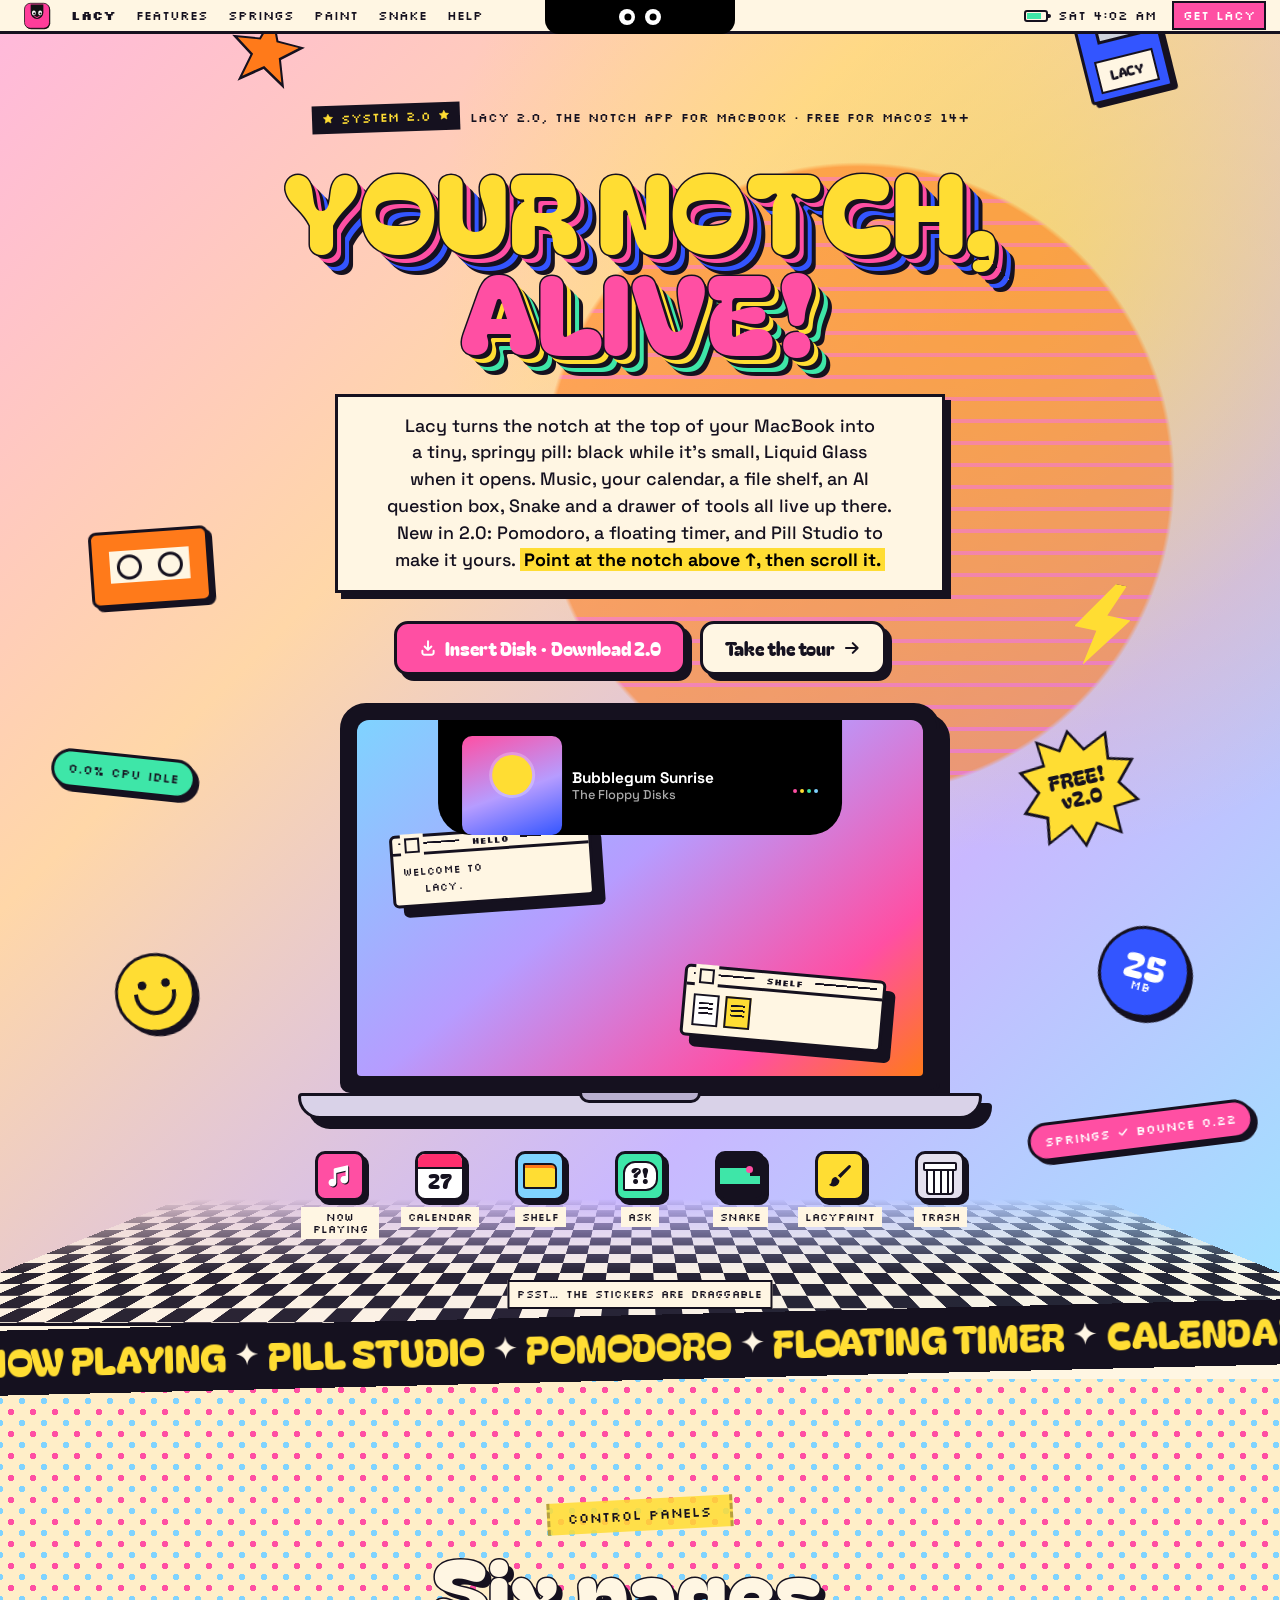
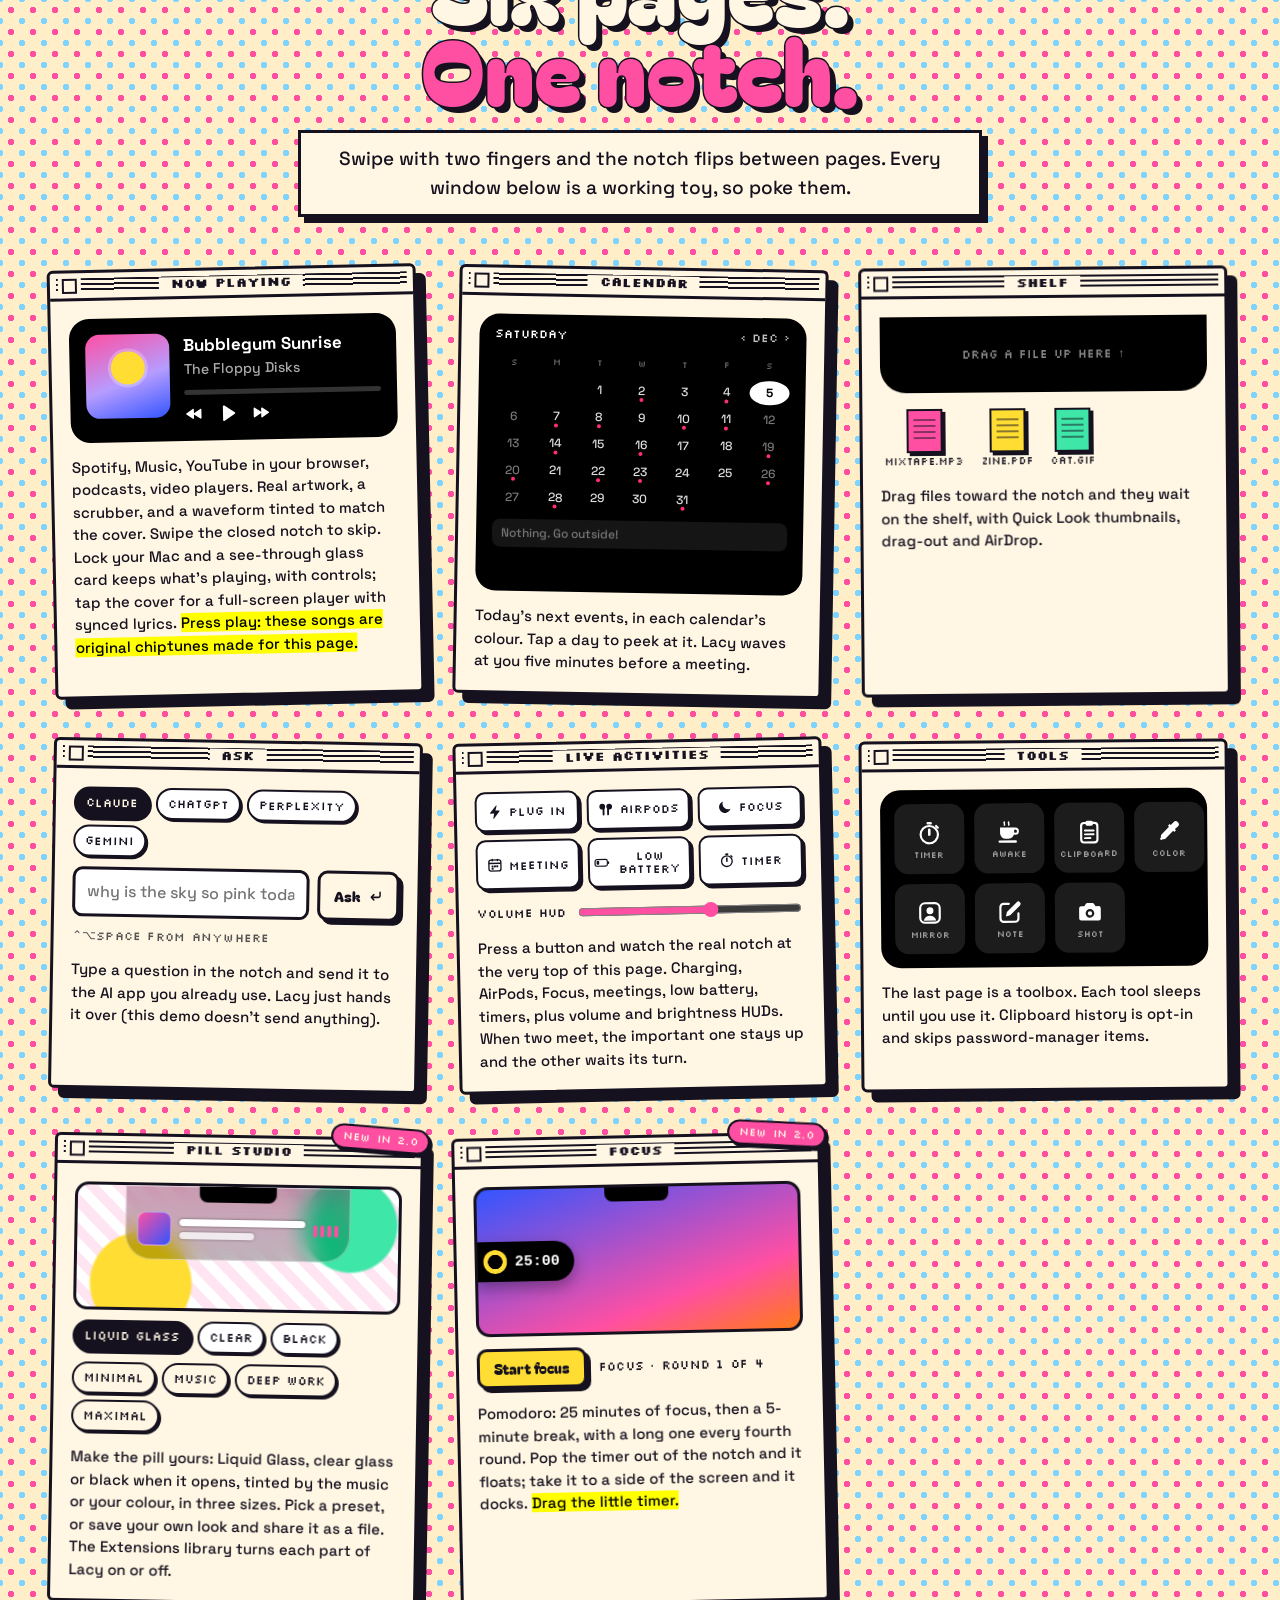
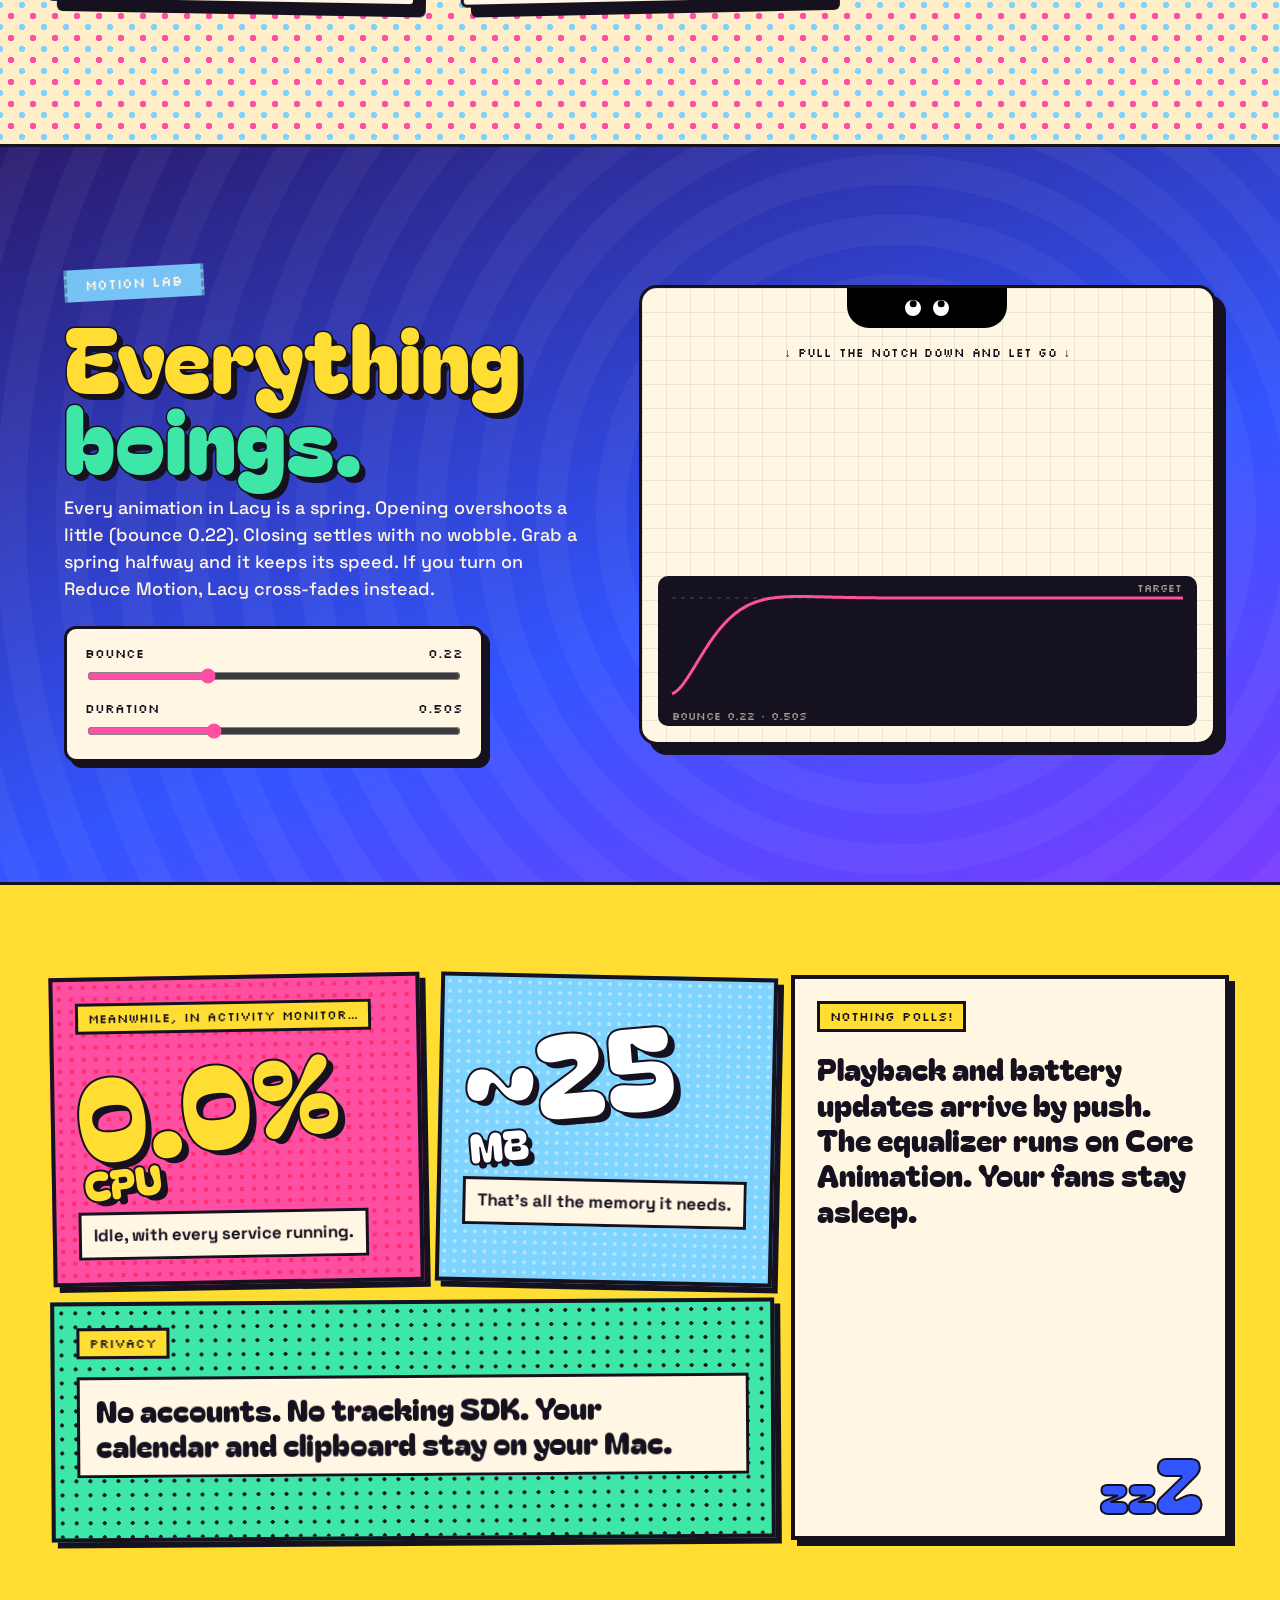
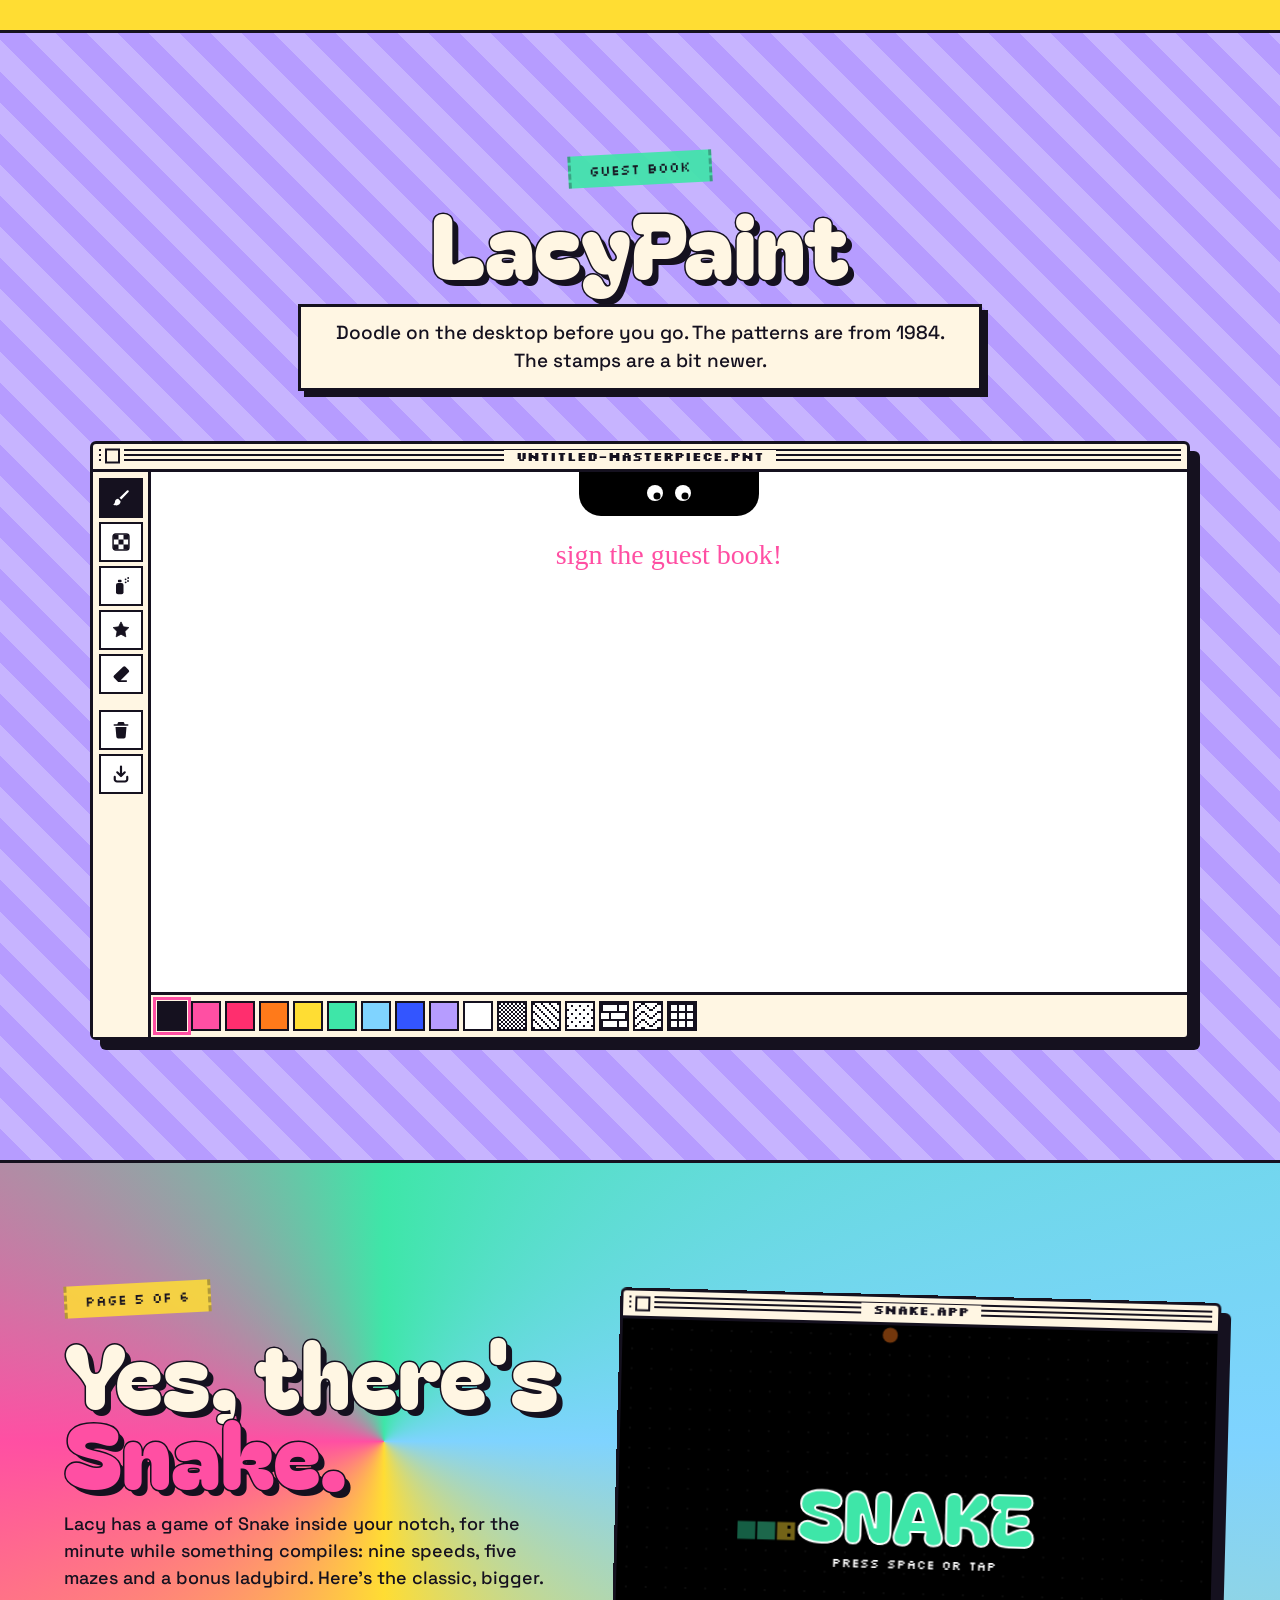
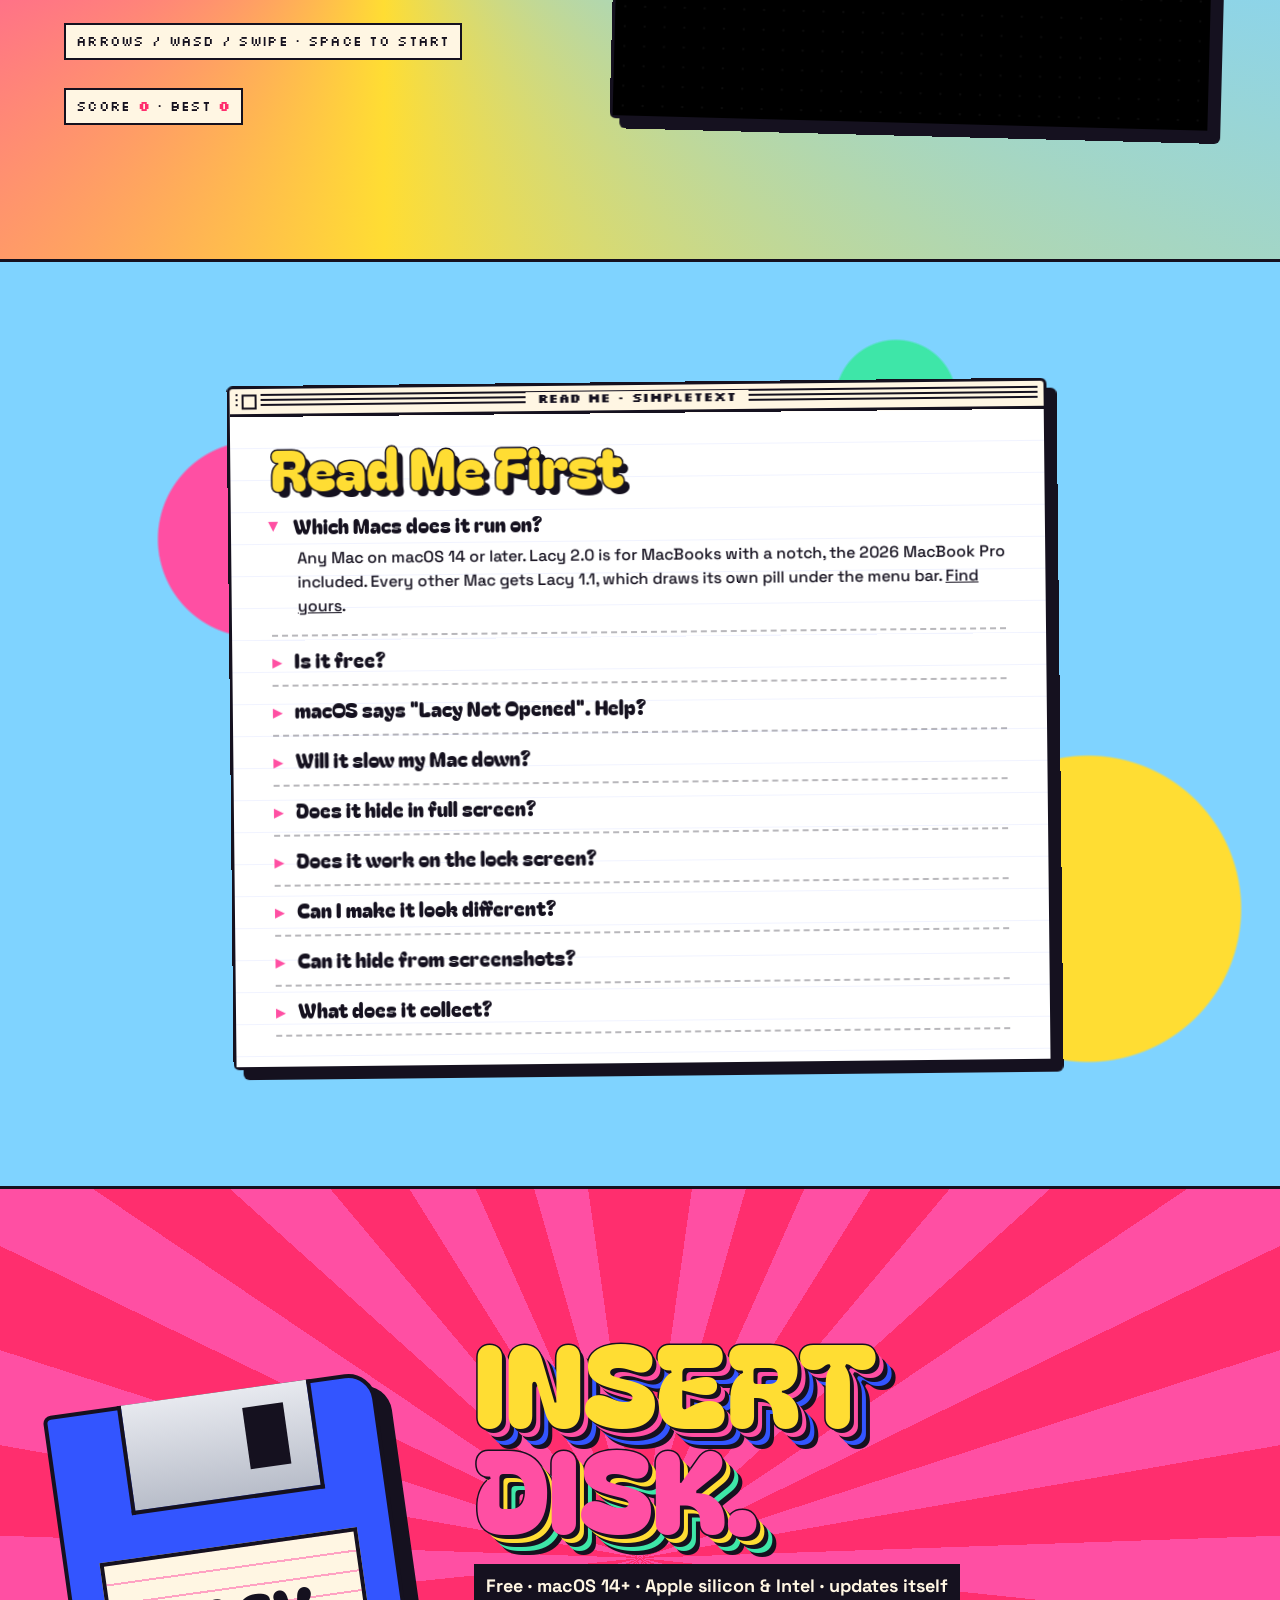
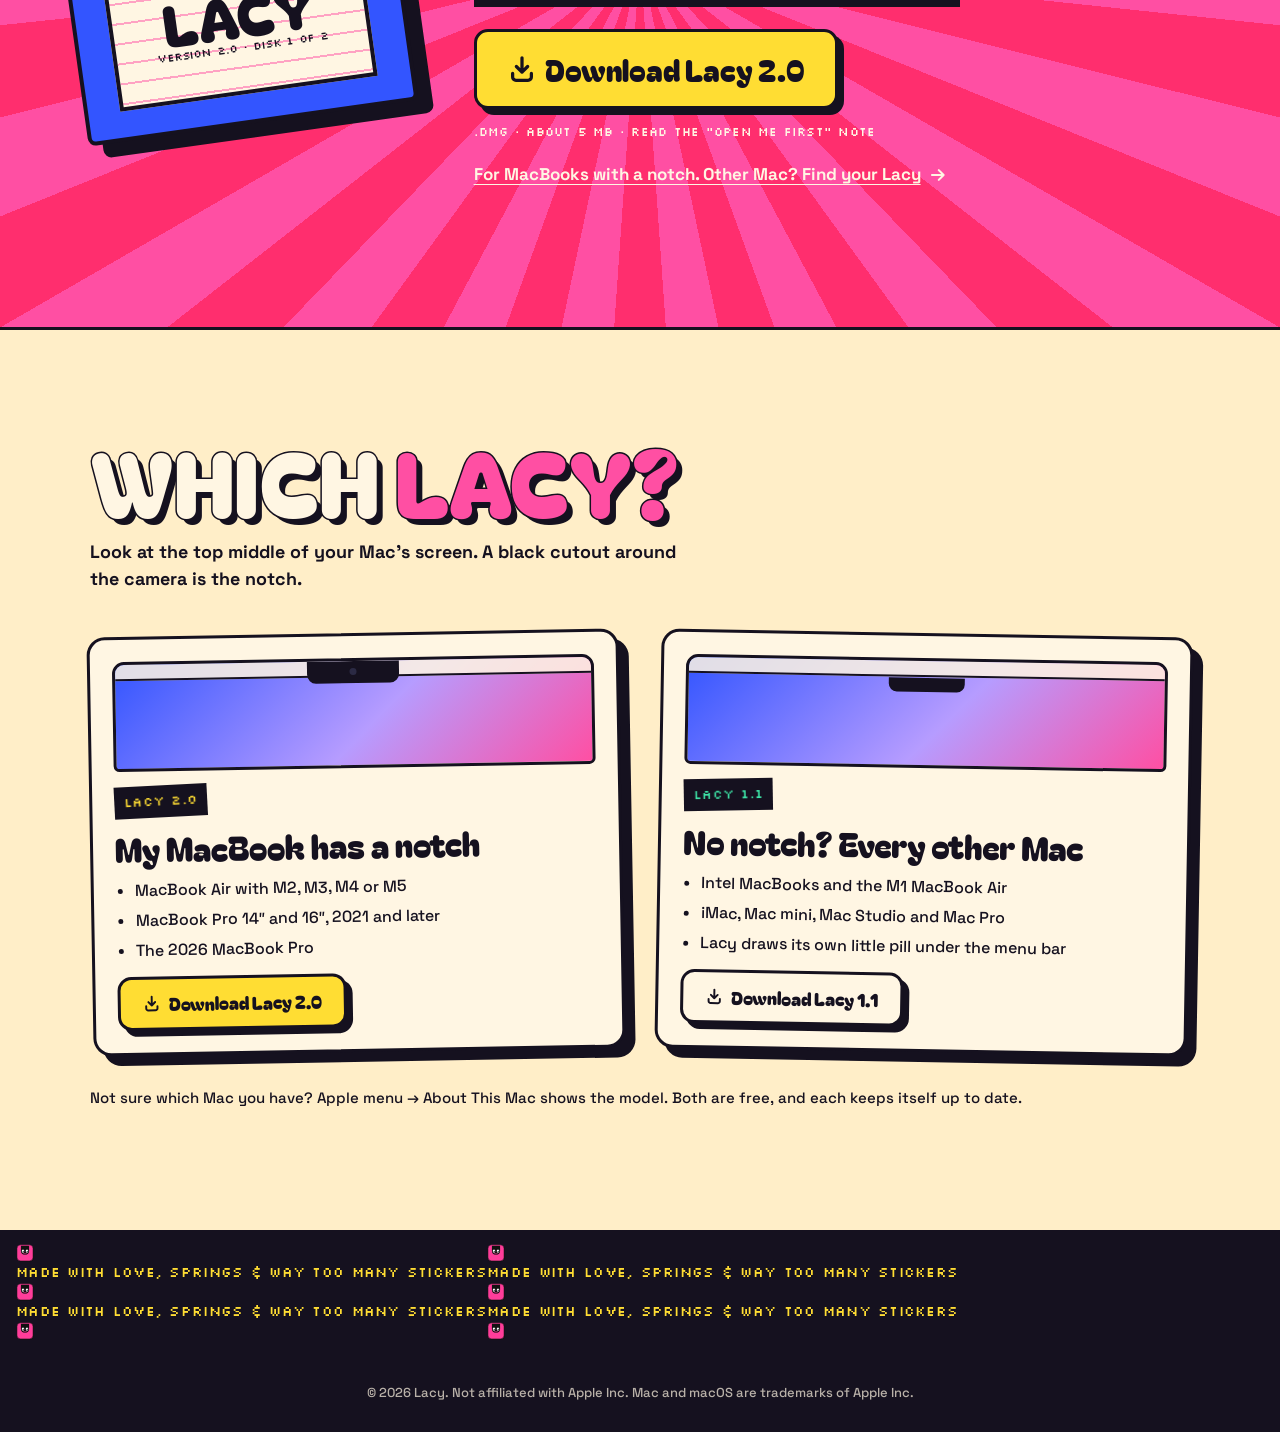
<file: index.html>
<!doctype html>
<html lang="en">
<head>
<meta charset="utf-8">
<meta name="viewport" content="width=device-width, initial-scale=1, viewport-fit=cover">
<meta name="theme-color" content="#fff6e3">
<link rel="canonical" href="https://kirann-05.github.io/getlacy/">
<link rel="icon" href="favicon.svg" type="image/svg+xml">
<link rel="apple-touch-icon" href="apple-touch-icon.png">
<meta property="og:type" content="website">
<meta property="og:site_name" content="Lacy">
<meta property="og:title" content="Lacy: a free notch app for Mac">
<meta property="og:description" content="A Liquid Glass pill in your MacBook's notch: music, calendar, a file shelf, Ask, Pomodoro, Snake and tools, made yours in Pill Studio. Free for macOS 14+.">
<meta property="og:url" content="https://kirann-05.github.io/getlacy/">
<meta property="og:image" content="https://kirann-05.github.io/getlacy/og.jpg">
<meta property="og:image:width" content="1200">
<meta property="og:image:height" content="630">
<meta name="robots" content="index, follow, max-image-preview:large">
<meta property="og:locale" content="en_US">
<meta property="og:image:alt" content="Lacy, the free notch app for MacBook">
<meta name="twitter:title" content="Lacy: a free notch app for Mac">
<meta name="twitter:description" content="Turn your MacBook's notch into a Liquid Glass pill for music, lyrics on the lock screen, your calendar, a file shelf, Pomodoro and more. Free for macOS 14+.">
<link rel="alternate" type="text/plain" href="llms.txt" title="Lacy summary for AI assistants">
<meta name="twitter:card" content="summary_large_image">
<meta name="twitter:image" content="https://kirann-05.github.io/getlacy/og.jpg">
<title>Lacy: a free notch app for Mac · Your notch, alive</title>
<meta name="description" content="Lacy is a free notch app for MacBook. It turns the notch into a springy Liquid Glass pill for music, your calendar, a file shelf, AI questions, Pomodoro, Snake and tools, with Pill Studio to make it yours. Free for macOS 14+.">
<script type="application/ld+json">{"@context": "https://schema.org", "@graph": [{"@type": "WebSite", "@id": "https://kirann-05.github.io/getlacy/#website", "url": "https://kirann-05.github.io/getlacy/", "name": "Lacy", "description": "Lacy, a free notch app for MacBook"}, {"@type": "SoftwareApplication", "@id": "https://kirann-05.github.io/getlacy/#app", "name": "Lacy", "alternateName": ["Lacy notch app", "Lacy for Mac"], "applicationCategory": "UtilitiesApplication", "operatingSystem": "macOS 14 or later", "description": "Lacy is a free notch app for MacBook. It turns the notch into a Liquid Glass pill for now playing music, your calendar, a file shelf, quick AI questions, Pomodoro, Snake and handy tools, with Pill Studio to make it yours and a full-screen player with synced lyrics on the lock screen.", "url": "https://kirann-05.github.io/getlacy/", "image": "https://kirann-05.github.io/getlacy/og.jpg", "screenshot": "https://kirann-05.github.io/getlacy/og.jpg", "downloadUrl": "https://github.com/kirann-05/lacy-releases/releases/latest/download/Lacy.dmg", "softwareVersion": "2.0.2", "isAccessibleForFree": true, "featureList": ["Now playing music controls in the MacBook notch", "Lock screen music player with synced lyrics", "Calendar and upcoming events", "File shelf for drag and drop", "Quick AI questions", "Pomodoro and a floating timer", "Pill Studio to customise the look", "Volume and brightness HUD", "Snake game"], "offers": {"@type": "Offer", "price": "0", "priceCurrency": "USD"}}, {"@type": "FAQPage", "@id": "https://kirann-05.github.io/getlacy/#faq", "mainEntity": [{"@type": "Question", "name": "Which Macs does it run on?", "acceptedAnswer": {"@type": "Answer", "text": "Any Mac on macOS 14 or later. Lacy 2.0 is for MacBooks with a notch, the 2026 MacBook Pro included. Every other Mac gets Lacy 1.1, which draws its own pill under the menu bar."}}, {"@type": "Question", "name": "Is it free?", "acceptedAnswer": {"@type": "Answer", "text": "Yes, Lacy is free. No account needed."}}, {"@type": "Question", "name": "macOS says \"Lacy Not Opened\". Help?", "acceptedAnswer": {"@type": "Answer", "text": "Lacy isn't notarized by Apple yet. Right-click Lacy in Applications, choose Open, then Open again. The disk image has an \"Open Me First\" note that walks you through it."}}, {"@type": "Question", "name": "Will it slow my Mac down?", "acceptedAnswer": {"@type": "Answer", "text": "It idles at 0.0% CPU and about 25 MB of memory. Nothing polls."}}, {"@type": "Question", "name": "Does it hide in full screen?", "acceptedAnswer": {"@type": "Answer", "text": "Over full-screen apps the notch turns invisible and lets clicks through until you point right at it. It also steps aside while you're in the app that's playing."}}, {"@type": "Question", "name": "Does it work on the lock screen?", "acceptedAnswer": {"@type": "Answer", "text": "Yes. While your Mac is locked, a see-through glass card shows what's playing, with play, pause and skip. Tap the cover for a full-screen player with synced lyrics. Space plays and pauses, the arrow keys skip. Prefer frosted? Pick Match System in Settings."}}, {"@type": "Question", "name": "Can I make it look different?", "acceptedAnswer": {"@type": "Answer", "text": "Yes. Pill Studio sets what the open pill is made of (Liquid Glass, clear glass or black), its tint and size, and what sits beside the notch. Start from a preset (Minimal, Music, Deep Work, Maximal), or save your own look and share it as a file. The Extensions library turns each feature on or off."}}, {"@type": "Question", "name": "Can it hide from screenshots?", "acceptedAnswer": {"@type": "Answer", "text": "Yes. It's optional, and the setting also covers screen sharing."}}, {"@type": "Question", "name": "What does it collect?", "acceptedAnswer": {"@type": "Answer", "text": "Nothing. There's no account and no analytics. When you open the full-screen lock screen player, Lacy looks up a sharper cover (from Apple's music catalogue, or YouTube for videos) using the song's title and artist. If you turn on lyrics, it looks them up on LRCLIB the same way. Updates come from a public GitHub repository."}}]}]}</script>
<link rel="preconnect" href="https://fonts.googleapis.com">
<link rel="preconnect" href="https://fonts.gstatic.com" crossorigin>
<link href="https://fonts.googleapis.com/css2?family=Bagel+Fat+One&family=Silkscreen:wght@400;700&family=VT323&family=Permanent+Marker&family=Space+Grotesk:wght@400;600;700&display=swap" rel="stylesheet">
<link rel="stylesheet" href="styles.css">
</head>
<body>
<!-- Icon sprite: SF-style glyphs drawn for Lacy (24×24, currentColor). -->
<svg xmlns="http://www.w3.org/2000/svg" style="position:absolute;width:0;height:0;overflow:hidden" aria-hidden="true">
  <defs>
    <symbol id="i-play" viewBox="0 0 24 24"><path d="M7 4.6v14.8c0 .9 1 1.4 1.7.9l11.2-7.4a1.1 1.1 0 0 0 0-1.8L8.7 3.7C8 3.2 7 3.7 7 4.6z"/></symbol>
    <symbol id="i-pause" viewBox="0 0 24 24"><rect x="5" y="4" width="5" height="16" rx="1.6"/><rect x="14" y="4" width="5" height="16" rx="1.6"/></symbol>
    <symbol id="i-forward" viewBox="0 0 24 24"><path d="M1.5 6.3v11.4c0 .8.9 1.2 1.5.7l8.5-5.6v5c0 .8.9 1.2 1.5.7l8.6-5.8a.9.9 0 0 0 0-1.4L13 5.5c-.6-.5-1.5-.1-1.5.7v5L3 5.6c-.6-.5-1.5-.1-1.5.7z"/></symbol>
    <symbol id="i-backward" viewBox="0 0 24 24"><path transform="matrix(-1 0 0 1 24 0)" d="M1.5 6.3v11.4c0 .8.9 1.2 1.5.7l8.5-5.6v5c0 .8.9 1.2 1.5.7l8.6-5.8a.9.9 0 0 0 0-1.4L13 5.5c-.6-.5-1.5-.1-1.5.7v5L3 5.6c-.6-.5-1.5-.1-1.5.7z"/></symbol>
    <symbol id="i-bolt" viewBox="0 0 24 24"><path d="M14 2.2 4.9 13.3c-.3.4 0 1 .5 1H11l-1.4 7.2c-.1.5.6.8.9.4l8.6-11c.3-.4 0-1-.5-1H13l1.9-7.2c.1-.5-.6-.8-.9-.5z"/></symbol>
    <symbol id="i-moon" viewBox="0 0 24 24"><path d="M20.6 14.6A8.6 8.6 0 0 1 9.4 3.4a8.8 8.8 0 1 0 11.2 11.2z"/></symbol>
    <symbol id="i-airpods" viewBox="0 0 24 24"><circle cx="6.8" cy="7.4" r="4.3"/><rect x="7.2" y="8" width="2.8" height="12.5" rx="1.4"/><circle cx="17.2" cy="7.4" r="4.3"/><rect x="14" y="8" width="2.8" height="12.5" rx="1.4"/></symbol>
    <symbol id="i-calendar" viewBox="0 0 24 24"><rect x="3" y="4.5" width="18" height="16.5" rx="3.2" fill="none" stroke="currentColor" stroke-width="2"/><path d="M3 9.5h18" stroke="currentColor" stroke-width="2.4"/><rect x="7" y="2.5" width="2.2" height="4" rx="1.1"/><rect x="14.8" y="2.5" width="2.2" height="4" rx="1.1"/><rect x="7" y="12.5" width="3" height="3" rx=".8"/><rect x="10.5" y="12.5" width="3" height="3" rx=".8"/><rect x="14" y="12.5" width="3" height="3" rx=".8"/><rect x="7" y="16" width="3" height="3" rx=".8"/></symbol>
    <symbol id="i-battery-low" viewBox="0 0 24 24"><rect x="1.8" y="7" width="18.4" height="10" rx="2.8" fill="none" stroke="currentColor" stroke-width="1.8"/><rect x="21.2" y="10" width="1.8" height="4" rx=".9"/><rect x="4" y="9.2" width="4" height="5.6" rx="1.1"/></symbol>
    <symbol id="i-battery" viewBox="0 0 24 24"><rect x="1.8" y="7" width="18.4" height="10" rx="2.8" fill="none" stroke="currentColor" stroke-width="1.8"/><rect x="21.2" y="10" width="1.8" height="4" rx=".9"/><rect x="4" y="9.2" width="14" height="5.6" rx="1.1"/></symbol>
    <symbol id="i-timer" viewBox="0 0 24 24"><circle cx="12" cy="13.5" r="8" fill="none" stroke="currentColor" stroke-width="2"/><path d="M12 13.5V9" stroke="currentColor" stroke-width="2.4" stroke-linecap="round"/><rect x="9.5" y="1.8" width="5" height="2.4" rx="1.2"/><path d="m18.3 5.6 1.6 1.6" stroke="currentColor" stroke-width="2" stroke-linecap="round"/></symbol>
    <symbol id="i-cup" viewBox="0 0 24 24"><path d="M3.5 7.5h13v5.3a5.2 5.2 0 0 1-5.2 5.2H8.7a5.2 5.2 0 0 1-5.2-5.2z"/><circle cx="17.6" cy="11" r="2.4" fill="none" stroke="currentColor" stroke-width="1.8"/><rect x="2" y="19.4" width="17" height="2.2" rx="1.1"/><path d="M7.5 2.5c-.8 1 .8 1.6 0 2.8M11.5 2.5c-.8 1 .8 1.6 0 2.8" fill="none" stroke="currentColor" stroke-width="1.4" stroke-linecap="round"/></symbol>
    <symbol id="i-clipboard" viewBox="0 0 24 24"><rect x="4.5" y="4" width="15" height="18" rx="2.8" fill="none" stroke="currentColor" stroke-width="2"/><rect x="8.5" y="2" width="7" height="4.5" rx="1.6"/><path d="M8 11h8M8 14.5h8M8 18h5" stroke="currentColor" stroke-width="1.8" stroke-linecap="round"/></symbol>
    <symbol id="i-eyedropper" viewBox="0 0 24 24"><path d="M20 4a2.8 2.8 0 0 0-4 0l-2.6 2.6-1-1-1.6 1.6 1 1-7 7c-.4.4-.6 1-.6 1.6v1.4l-1 1 1.4 1.4 1-1h1.4c.6 0 1.2-.2 1.6-.6l7-7 1 1 1.6-1.6-1-1L20 8a2.8 2.8 0 0 0 0-4z"/></symbol>
    <symbol id="i-mirror" viewBox="0 0 24 24"><rect x="3" y="3" width="18" height="18" rx="4.5" fill="none" stroke="currentColor" stroke-width="2"/><circle cx="12" cy="10" r="3.2"/><path d="M6.2 19c.8-2.9 3-4.5 5.8-4.5s5 1.6 5.8 4.5z"/></symbol>
    <symbol id="i-note" viewBox="0 0 24 24"><path d="M11 4.2H6.2a3 3 0 0 0-3 3v10.6a3 3 0 0 0 3 3h10.6a3 3 0 0 0 3-3V13" fill="none" stroke="currentColor" stroke-width="2" stroke-linecap="round"/><path d="M18.3 2.7a2.1 2.1 0 0 1 3 3l-9.1 9.1-4 1 1-4z"/></symbol>
    <symbol id="i-camera" viewBox="0 0 24 24"><path fill-rule="evenodd" d="M4 7h2.8l1.5-2.2c.3-.5.8-.8 1.4-.8h4.6c.6 0 1.1.3 1.4.8L17.2 7H20a2 2 0 0 1 2 2v9.2a2 2 0 0 1-2 2H4a2 2 0 0 1-2-2V9a2 2 0 0 1 2-2zm8 2.6a4 4 0 1 0 0 8 4 4 0 0 0 0-8zm0 2a2 2 0 1 1 0 4 2 2 0 0 1 0-4z"/></symbol>
    <symbol id="i-speaker-0" viewBox="0 0 24 24"><path d="M2.5 9.6v4.8c0 .6.4 1 1 1h3l4.5 3.9c.6.5 1.6.1 1.6-.8V5.5c0-.9-1-1.3-1.6-.8L6.5 8.6h-3c-.6 0-1 .4-1 1z"/><path d="m16 9 5.5 6m0-6L16 15" stroke="currentColor" stroke-width="2" stroke-linecap="round"/></symbol>
    <symbol id="i-speaker-1" viewBox="0 0 24 24"><path d="M2.5 9.6v4.8c0 .6.4 1 1 1h3l4.5 3.9c.6.5 1.6.1 1.6-.8V5.5c0-.9-1-1.3-1.6-.8L6.5 8.6h-3c-.6 0-1 .4-1 1z"/><path d="M15.8 9.3a4 4 0 0 1 0 5.4" fill="none" stroke="currentColor" stroke-width="2" stroke-linecap="round"/></symbol>
    <symbol id="i-speaker-3" viewBox="0 0 24 24"><path d="M2.5 9.6v4.8c0 .6.4 1 1 1h3l4.5 3.9c.6.5 1.6.1 1.6-.8V5.5c0-.9-1-1.3-1.6-.8L6.5 8.6h-3c-.6 0-1 .4-1 1z"/><path d="M15.8 9.3a4 4 0 0 1 0 5.4M18.4 6.8a7.6 7.6 0 0 1 0 10.4M21 4.4a11 11 0 0 1 0 15.2" fill="none" stroke="currentColor" stroke-width="2" stroke-linecap="round"/></symbol>
    <symbol id="i-music" viewBox="0 0 24 24"><path d="M19 3.3v11.9a3.3 3.3 0 1 1-2.2-3.1V7.6l-8 1.8v8.3a3.3 3.3 0 1 1-2.2-3.1V6.4c0-.6.4-1 .9-1.1l10.3-2.4c.6-.1 1.2.3 1.2 1z"/></symbol>
    <symbol id="i-doc" viewBox="0 0 24 24"><path d="M6.5 2h7.2c.5 0 1 .2 1.4.6l4.3 4.3c.4.4.6.9.6 1.4V19.5a2.5 2.5 0 0 1-2.5 2.5h-11A2.5 2.5 0 0 1 4 19.5v-15A2.5 2.5 0 0 1 6.5 2z"/></symbol>
    <symbol id="i-tray" viewBox="0 0 24 24"><path d="M2.5 13.5h5.3l1.6 2.6h5.2l1.6-2.6h5.3v5a2.5 2.5 0 0 1-2.5 2.5h-14A2.5 2.5 0 0 1 2.5 18.5z"/><path d="M12 3v9m-3.8-3.8L12 12l3.8-3.8" fill="none" stroke="currentColor" stroke-width="2.2" stroke-linecap="round" stroke-linejoin="round"/></symbol>
    <symbol id="i-sparkle" viewBox="0 0 24 24"><path d="M12 1.5c.7 5.4 3.6 8.3 9 9-5.4.7-8.3 3.6-9 9-.7-5.4-3.6-8.3-9-9 5.4-.7 8.3-3.6 9-9z"/></symbol>
    <symbol id="i-star" viewBox="0 0 24 24"><path d="m12 2.3 2.9 5.9 6.5.9-4.7 4.6 1.1 6.5L12 17.1l-5.8 3.1 1.1-6.5-4.7-4.6 6.5-.9z" stroke="currentColor" stroke-width="1" stroke-linejoin="round"/></symbol>
    <symbol id="i-brush" viewBox="0 0 24 24"><path d="M21 3a1.3 1.3 0 0 0-1.8 0l-9 8.6 2.2 2.2L21 4.8A1.3 1.3 0 0 0 21 3z"/><path d="M8.6 12.8c-2.2 0-3.9 1.7-3.9 3.9 0 1.3-.9 2.4-2.2 2.8 1.1 1 2.5 1.4 4 1.4 2.8 0 5-2.2 5-5z"/></symbol>
    <symbol id="i-checker" viewBox="0 0 24 24"><rect x="2.5" y="2.5" width="19" height="19" rx="3" fill="none" stroke="currentColor" stroke-width="1.8"/><path d="M3 3h6v6H3zM15 3h6v6h-6zM9 9h6v6H9zM3 15h6v6H3zM15 15h6v6h-6z"/></symbol>
    <symbol id="i-spray" viewBox="0 0 24 24"><rect x="6" y="8.5" width="9" height="13.5" rx="2.4"/><rect x="8.3" y="4.6" width="4.4" height="3" rx="1"/><circle cx="17.5" cy="4" r="1.1"/><circle cx="20.4" cy="6" r="1.1"/><circle cx="17.6" cy="7.6" r="1.1"/><circle cx="20.6" cy="2.4" r="1.1"/></symbol>
    <symbol id="i-eraser" viewBox="0 0 24 24"><path d="M14.6 3.4a2 2 0 0 1 2.8 0l3.8 3.8a2 2 0 0 1 0 2.8L11.6 19.6H19v2H8.6l-5-5a2 2 0 0 1 0-2.8z"/></symbol>
    <symbol id="i-trash" viewBox="0 0 24 24"><path d="M9.2 2.5h5.6c.5 0 .9.3 1 .7l.6 1.8H20a1 1 0 0 1 0 2H4a1 1 0 0 1 0-2h3.6l.6-1.8c.1-.4.5-.7 1-.7zM5.4 8.5h13.2l-1 11.6a2.2 2.2 0 0 1-2.2 2H8.6a2.2 2.2 0 0 1-2.2-2z"/></symbol>
    <symbol id="i-download" viewBox="0 0 24 24"><path d="M12 3v11.5m-4.5-4.5 4.5 4.5 4.5-4.5M4.5 15.5v2.8A2.7 2.7 0 0 0 7.2 21h9.6a2.7 2.7 0 0 0 2.7-2.7v-2.8" fill="none" stroke="currentColor" stroke-width="2.6" stroke-linecap="round" stroke-linejoin="round"/></symbol>
    <symbol id="i-arrow-right" viewBox="0 0 24 24"><path d="M4 12h15.5m-6.5-6.5 6.5 6.5-6.5 6.5" fill="none" stroke="currentColor" stroke-width="2.8" stroke-linecap="round" stroke-linejoin="round"/></symbol>
    <symbol id="i-check" viewBox="0 0 24 24"><path d="m4.5 12.5 5 5L19.5 7" fill="none" stroke="currentColor" stroke-width="3" stroke-linecap="round" stroke-linejoin="round"/></symbol>
    <symbol id="i-return" viewBox="0 0 24 24"><path d="M20 4.5v6a3 3 0 0 1-3 3H5m4.5-4.5L5 13.5 9.5 18" fill="none" stroke="currentColor" stroke-width="2.6" stroke-linecap="round" stroke-linejoin="round"/></symbol>
    <symbol id="i-up" viewBox="0 0 24 24"><path d="M12 5.2 20.5 18h-17z" stroke="currentColor" stroke-width="1.5" stroke-linejoin="round"/></symbol>
    <symbol id="i-down" viewBox="0 0 24 24"><path d="M12 18.8 3.5 6h17z" stroke="currentColor" stroke-width="1.5" stroke-linejoin="round"/></symbol>
    <symbol id="i-left" viewBox="0 0 24 24"><path d="M5.2 12 18 3.5v17z" stroke="currentColor" stroke-width="1.5" stroke-linejoin="round"/></symbol>
    <symbol id="i-right" viewBox="0 0 24 24"><path d="M18.8 12 6 3.5v17z" stroke="currentColor" stroke-width="1.5" stroke-linejoin="round"/></symbol>
  </defs>
</svg>

<!-- ============ MENU BAR + THE NOTCH ============ -->
<header class="menubar" id="top">
  <nav class="menubar__left" aria-label="Main">
    <a class="menubar__logo" href="#top" aria-label="Lacy home"><img src="lacy-mark.svg" width="28" height="28" alt=""></a>
    <a href="#top" class="menubar__name"><b>Lacy</b></a>
    <a href="#features">Features</a>
    <a href="#springs">Springs</a>
    <a href="#paint">Paint</a>
    <a href="#snake">Snake</a>
    <a href="#faq">Help</a>
  </nav>
  <div class="menubar__right">
    <span class="menubar__bat" aria-hidden="true"><i></i></span>
    <span id="clock" class="menubar__clock">--:--</span>
    <a class="menubar__cta" href="#download">Get<span class="hide-xs"> Lacy</span></a>
  </div>
</header>

<div class="notch" id="notch" tabindex="0" role="button" aria-label="The notch. Hover or press to open">
  <div class="notch__eyes" aria-hidden="true"><span class="eye"><i></i></span><span class="eye"><i></i></span></div>
  <div class="notch__peek" id="notchPeek"></div>
  <div class="notch__open">
    <div class="notch__label" id="nLabel" aria-live="polite">Now Playing</div>
    <div class="nview" id="nView">
      <div class="ntrack" id="nTrack">
        <section class="npage" aria-label="Now Playing">
          <div class="np">
            <div class="np__art" aria-hidden="true"><span></span></div>
            <div class="np__meta">
              <div class="np__title" id="npTitle">Bubblegum Sunrise</div>
              <div class="np__artist" id="npArtist">The Floppy Disks · Insert Disk 2</div>
            </div>
            <div class="eq" aria-hidden="true"><i></i><i></i><i></i><i></i></div>
          </div>
          <div class="np__bar"><span id="npTime">0:00</span><div class="np__track"><div class="np__fill" id="npFill"></div></div><span>3:58</span></div>
          <div class="np__ctrls">
            <button class="np__btn" data-np="prev" aria-label="Previous track"><svg class="i" aria-hidden="true"><use href="#i-backward"/></svg></button>
            <button class="np__btn np__btn--big" data-np="play" aria-label="Play"><svg class="i" aria-hidden="true"><use href="#i-play"/></svg></button>
            <button class="np__btn" data-np="next" aria-label="Next track"><svg class="i" aria-hidden="true"><use href="#i-forward"/></svg></button>
          </div>
        </section>
        <section class="npage ncal" aria-label="Calendar">
          <div class="ncal__day"><b id="nCalNum">27</b><span id="nCalName">Tuesday</span></div>
          <div class="ncal__evs" id="nCalEvs"></div>
        </section>
        <section class="npage nshelf" aria-label="Shelf">
          <div class="nshelf__drop" id="nShelf"><span><svg class="i" aria-hidden="true"><use href="#i-tray"/></svg> Drop files on the notch</span></div>
        </section>
        <section class="npage nask" aria-label="Ask">
          <div class="nask__apps"><b>Claude</b><i>ChatGPT</i><i>Perplexity</i><i>Gemini</i></div>
          <form class="nask__row" id="nAsk" autocomplete="off"><input id="nAskIn" type="text" placeholder="Ask anything…" aria-label="Ask a question"><kbd>⌃⌥Space</kbd></form>
        </section>
        <section class="npage nsnake" aria-label="Snake">
          <canvas id="nSnake" aria-label="A snake playing itself"></canvas>
          <a class="nsnake__go" href="#snake">play the big one ↓</a>
        </section>
        <section class="npage ntools" aria-label="Tools"><button class="ntool" type="button" data-ntool="Timer"><svg class="i" aria-hidden="true"><use href="#i-timer"/></svg><span>Timer</span></button><button class="ntool" type="button" data-ntool="Awake"><svg class="i" aria-hidden="true"><use href="#i-cup"/></svg><span>Awake</span></button><button class="ntool" type="button" data-ntool="Clipboard"><svg class="i" aria-hidden="true"><use href="#i-clipboard"/></svg><span>Clipboard</span></button><button class="ntool" type="button" data-ntool="Color"><svg class="i" aria-hidden="true"><use href="#i-eyedropper"/></svg><span>Color</span></button><button class="ntool" type="button" data-ntool="Mirror"><svg class="i" aria-hidden="true"><use href="#i-mirror"/></svg><span>Mirror</span></button><button class="ntool" type="button" data-ntool="Note"><svg class="i" aria-hidden="true"><use href="#i-note"/></svg><span>Note</span></button><button class="ntool" type="button" data-ntool="Shot"><svg class="i" aria-hidden="true"><use href="#i-camera"/></svg><span>Shot</span></button></section>
      </div>
    </div>
    <div class="np__dots" id="nDots" role="tablist" aria-label="Notch pages"></div>
  </div>
</div>

<canvas id="sparkles" class="sparkles" aria-hidden="true"></canvas>

<main>
<!-- ============ HERO DESKTOP ============ -->
<section class="hero" aria-labelledby="heroTitle">
  <div class="hero__checker" aria-hidden="true"></div>
  <div class="hero__sun" aria-hidden="true"></div>

  <div class="hero__copy">
    <p class="kicker"><span><svg class="i" aria-hidden="true"><use href="#i-star"/></svg> System 2.0 <svg class="i" aria-hidden="true"><use href="#i-star"/></svg></span> Lacy 2.0, the notch app for MacBook · free for macOS 14+</p>
    <h1 id="heroTitle" class="mega">
      <span class="visually-hidden">Lacy, the free notch app for MacBook: </span>
      <span class="mega__line" data-split>YOUR NOTCH,</span>
      <span class="mega__line mega__line--b" data-split>ALIVE!</span>
    </h1>
    <p class="hero__lede">Lacy turns the notch at the top of your MacBook into a tiny, springy pill: black while it's small, Liquid Glass when it opens. Music, your calendar, a file shelf, an AI question box, Snake and a drawer of tools all live up there. New in 2.0: Pomodoro, a floating timer, and Pill Studio to make it yours. <mark>Point at the notch above ↑, then scroll it.</mark></p>
    <div class="hero__ctas">
      <a href="#download" class="btn btn--pink"><svg class="i" aria-hidden="true"><use href="#i-download"/></svg> Insert Disk · Download 2.0</a>
      <a href="#features" class="btn btn--paper">Take the tour <svg class="i" aria-hidden="true"><use href="#i-arrow-right"/></svg></a>
    </div>
  </div>

  <!-- cartoon laptop -->
  <div class="laptop" aria-label="Illustration: a cartoon laptop whose notch opens into a music player">
    <div class="laptop__screen">
      <div class="laptop__wall" aria-hidden="true"></div>
      <button class="lnotch" id="lnotch" aria-label="Open the cartoon notch">
        <span class="lnotch__eyes" aria-hidden="true"><span class="eye"><i></i></span><span class="eye"><i></i></span></span>
        <span class="lnotch__inner" aria-hidden="true">
          <span class="lnotch__art"></span>
          <span class="lnotch__txt"><b>Bubblegum Sunrise</b><small>The Floppy Disks</small></span>
          <span class="eq eq--sm"><i></i><i></i><i></i><i></i></span>
        </span>
      </button>
      <div class="laptop__hint" aria-hidden="true">click me!</div>
      <div class="win win--mini laptop__win1" aria-hidden="true"><div class="win__bar"><span class="win__close"></span><span class="win__title">Hello</span></div><div class="win__body pixel">Welcome to<br>Lacy.</div></div>
      <div class="win win--mini laptop__win2" aria-hidden="true"><div class="win__bar"><span class="win__close"></span><span class="win__title">Shelf</span></div><div class="win__body"><span class="doc"></span><span class="doc doc--b"></span></div></div>
    </div>
    <div class="laptop__base"><span></span></div>
  </div>

  <!-- desktop icons -->
  <ul class="icons" aria-label="Jump to a feature">
    <li><a href="#f-player" class="dicon"><span class="dicon__img ic-note"><svg class="i" aria-hidden="true"><use href="#i-music"/></svg></span><span class="dicon__lbl">Now Playing</span></a></li>
    <li><a href="#f-calendar" class="dicon"><span class="dicon__img ic-cal"><b>27</b></span><span class="dicon__lbl">Calendar</span></a></li>
    <li><a href="#f-shelf" class="dicon"><span class="dicon__img ic-folder"></span><span class="dicon__lbl">Shelf</span></a></li>
    <li><a href="#f-ask" class="dicon"><span class="dicon__img ic-chat"></span><span class="dicon__lbl">Ask</span></a></li>
    <li><a href="#snake" class="dicon"><span class="dicon__img ic-snake"></span><span class="dicon__lbl">Snake</span></a></li>
    <li><a href="#paint" class="dicon"><span class="dicon__img ic-paint"><svg class="i" aria-hidden="true"><use href="#i-brush"/></svg></span><span class="dicon__lbl">LacyPaint</span></a></li>
    <li><button class="dicon" id="trash" type="button"><span class="dicon__img ic-trash"></span><span class="dicon__lbl">Trash</span></button></li>
  </ul>

  <!-- draggable stickers -->
  <div class="stickers" aria-hidden="true">
    <div class="sticker burst burst--yellow" style="--x:44%;--y:58%;--r:-12deg">FREE!<br>v2.0</div>
    <div class="sticker pill pill--mint" style="--x:44%;--y:84%;--r:6deg">0.0% CPU idle</div>
    <div class="sticker circle circle--blue" style="--x:78%;--y:80%;--r:14deg">25<small>MB</small></div>
    <div class="sticker star" style="--x:30%;--y:3%;--r:10deg"></div>
    <div class="sticker smiley" style="--x:3%;--y:84%;--r:-8deg"></div>
    <div class="sticker floppy" style="--x:70%;--y:2%;--r:-14deg"><span>LACY</span></div>
    <div class="sticker cassette" style="--x:24%;--y:88%;--r:-4deg"></div>
    <div class="sticker bolt" style="--x:84%;--y:44%;--r:12deg"></div>
    <div class="sticker pill pill--pink" style="--x:60%;--y:92%;--r:-7deg">springs <svg class="i" aria-hidden="true"><use href="#i-check"/></svg> bounce 0.22</div>
  </div>
  <p class="hero__drag pixel" aria-hidden="true">psst… the stickers are draggable</p>
</section>

<!-- ============ MARQUEE ============ -->
<div class="marquee" aria-hidden="true">
  <div class="marquee__track">
    <span>NOW PLAYING <svg class="i" aria-hidden="true"><use href="#i-sparkle"/></svg> PILL STUDIO <svg class="i" aria-hidden="true"><use href="#i-sparkle"/></svg> POMODORO <svg class="i" aria-hidden="true"><use href="#i-sparkle"/></svg> FLOATING TIMER <svg class="i" aria-hidden="true"><use href="#i-sparkle"/></svg> CALENDAR <svg class="i" aria-hidden="true"><use href="#i-sparkle"/></svg> SHELF <svg class="i" aria-hidden="true"><use href="#i-sparkle"/></svg> ASK <svg class="i" aria-hidden="true"><use href="#i-sparkle"/></svg> SNAKE <svg class="i" aria-hidden="true"><use href="#i-sparkle"/></svg> TOOLS <svg class="i" aria-hidden="true"><use href="#i-sparkle"/></svg> HUDS <svg class="i" aria-hidden="true"><use href="#i-sparkle"/></svg> LIVE ACTIVITIES <svg class="i" aria-hidden="true"><use href="#i-sparkle"/></svg> LOCK SCREEN <svg class="i" aria-hidden="true"><use href="#i-sparkle"/></svg> ZERO POLLING <svg class="i" aria-hidden="true"><use href="#i-sparkle"/></svg>&nbsp;</span>
    <span>NOW PLAYING <svg class="i" aria-hidden="true"><use href="#i-sparkle"/></svg> PILL STUDIO <svg class="i" aria-hidden="true"><use href="#i-sparkle"/></svg> POMODORO <svg class="i" aria-hidden="true"><use href="#i-sparkle"/></svg> FLOATING TIMER <svg class="i" aria-hidden="true"><use href="#i-sparkle"/></svg> CALENDAR <svg class="i" aria-hidden="true"><use href="#i-sparkle"/></svg> SHELF <svg class="i" aria-hidden="true"><use href="#i-sparkle"/></svg> ASK <svg class="i" aria-hidden="true"><use href="#i-sparkle"/></svg> SNAKE <svg class="i" aria-hidden="true"><use href="#i-sparkle"/></svg> TOOLS <svg class="i" aria-hidden="true"><use href="#i-sparkle"/></svg> HUDS <svg class="i" aria-hidden="true"><use href="#i-sparkle"/></svg> LIVE ACTIVITIES <svg class="i" aria-hidden="true"><use href="#i-sparkle"/></svg> LOCK SCREEN <svg class="i" aria-hidden="true"><use href="#i-sparkle"/></svg> ZERO POLLING <svg class="i" aria-hidden="true"><use href="#i-sparkle"/></svg>&nbsp;</span>
  </div>
</div>

<!-- ============ FEATURES ============ -->
<section class="features" id="features" aria-labelledby="featTitle">
  <div class="sect-head">
    <span class="tape">Control Panels</span>
    <h2 id="featTitle" class="title">Six pages.<br><em>One notch.</em></h2>
    <p class="sect-head__sub">Swipe with two fingers and the notch flips between pages. Every window below is a working toy, so poke them.</p>
  </div>

  <div class="grid">
    <!-- Player -->
    <article class="win win--tilt1" id="f-player">
      <div class="win__bar"><span class="win__close"></span><span class="win__title">Now Playing</span></div>
      <div class="win__body">
        <div class="demo-player">
          <div class="dp__art" id="dpArt"><span></span></div>
          <div class="dp__meta"><b id="dpTitle">Bubblegum Sunrise</b><small id="dpArtist">The Floppy Disks</small>
            <div class="dp__track"><div class="dp__fill" id="dpFill"></div></div>
            <div class="dp__ctrls"><button data-np="prev" aria-label="Previous"><svg class="i" aria-hidden="true"><use href="#i-backward"/></svg></button><button data-np="play" aria-label="Play or pause" class="big"><svg class="i" aria-hidden="true"><use href="#i-pause"/></svg></button><button data-np="next" aria-label="Next"><svg class="i" aria-hidden="true"><use href="#i-forward"/></svg></button></div>
          </div>
        </div>
        <p>Spotify, Music, YouTube in your browser, podcasts, video players. Real artwork, a scrubber, and a waveform tinted to match the cover. Swipe the closed notch to skip. Lock your Mac and a see-through glass card keeps what's playing, with controls; tap the cover for a full-screen player with synced lyrics. <mark>Press play: these songs are original chiptunes made for this page.</mark></p>
      </div>
    </article>

    <!-- Calendar -->
    <article class="win win--tilt2" id="f-calendar">
      <div class="win__bar"><span class="win__close"></span><span class="win__title">Calendar</span></div>
      <div class="win__body">
        <div class="cal">
          <div class="cal__head"><b id="calWeekday">Tuesday</b><span id="calMonth">OCT</span></div>
          <div class="cal__grid" id="calGrid"></div>
          <div class="cal__events" id="calEvents"></div>
        </div>
        <p>Today's next events, in each calendar's colour. Tap a day to peek at it. Lacy waves at you five minutes before a meeting.</p>
      </div>
    </article>

    <!-- Shelf -->
    <article class="win win--tilt3" id="f-shelf">
      <div class="win__bar"><span class="win__close"></span><span class="win__title">Shelf</span></div>
      <div class="win__body">
        <div class="shelf">
          <div class="shelf__files">
            <div class="file" draggable="true" data-name="mixtape.mp3"><span class="file__ic file__ic--a"></span>mixtape.mp3</div>
            <div class="file" draggable="true" data-name="zine.pdf"><span class="file__ic file__ic--b"></span>zine.pdf</div>
            <div class="file" draggable="true" data-name="cat.gif"><span class="file__ic file__ic--c"></span>cat.gif</div>
          </div>
          <div class="shelf__drop" id="shelfDrop"><span>drag a file up here ↑</span></div>
        </div>
        <p>Drag files toward the notch and they wait on the shelf, with Quick Look thumbnails, drag-out and AirDrop.</p>
      </div>
    </article>

    <!-- Ask -->
    <article class="win win--tilt2" id="f-ask">
      <div class="win__bar"><span class="win__close"></span><span class="win__title">Ask</span></div>
      <div class="win__body">
        <form class="ask" id="askForm" autocomplete="off">
          <div class="ask__apps" role="radiogroup" aria-label="AI app">
            <button type="button" class="chip is-on">Claude</button><button type="button" class="chip">ChatGPT</button><button type="button" class="chip">Perplexity</button><button type="button" class="chip">Gemini</button>
          </div>
          <div class="ask__row"><input id="askInput" type="text" placeholder="why is the sky so pink today?" aria-label="Your question"><button class="btn btn--small" type="submit">Ask <svg class="i" aria-hidden="true"><use href="#i-return"/></svg></button></div>
          <div class="ask__out pixel" id="askOut" aria-live="polite">⌃⌥Space from anywhere</div>
        </form>
        <p>Type a question in the notch and send it to the AI app you already use. Lacy just hands it over (this demo doesn't send anything).</p>
      </div>
    </article>

    <!-- Live activities -->
    <article class="win win--tilt1" id="f-live">
      <div class="win__bar"><span class="win__close"></span><span class="win__title">Live Activities</span></div>
      <div class="win__body">
        <div class="live">
          <button class="live__b" data-live="charge"><svg class="i" aria-hidden="true"><use href="#i-bolt"/></svg> Plug in</button>
          <button class="live__b" data-live="pods"><svg class="i" aria-hidden="true"><use href="#i-airpods"/></svg> AirPods</button>
          <button class="live__b" data-live="focus"><svg class="i" aria-hidden="true"><use href="#i-moon"/></svg> Focus</button>
          <button class="live__b" data-live="meet"><svg class="i" aria-hidden="true"><use href="#i-calendar"/></svg> Meeting</button>
          <button class="live__b" data-live="low"><svg class="i" aria-hidden="true"><use href="#i-battery-low"/></svg> Low battery</button>
          <button class="live__b" data-live="timer"><svg class="i" aria-hidden="true"><use href="#i-timer"/></svg> Timer</button>
        </div>
        <label class="hud">Volume HUD <input type="range" min="0" max="100" value="60" id="vol"></label>
        <p>Press a button and watch the real notch at the very top of this page. Charging, AirPods, Focus, meetings, low battery, timers, plus volume and brightness HUDs. When two meet, the important one stays up and the other waits its turn.</p>
      </div>
    </article>

    <!-- Tools -->
    <article class="win win--tilt3" id="f-tools">
      <div class="win__bar"><span class="win__close"></span><span class="win__title">Tools</span></div>
      <div class="win__body">
        <div class="tools">
          <button class="tool" data-tool="Timer" data-icon="timer"><svg class="i" aria-hidden="true"><use href="#i-timer"/></svg><span>Timer</span></button>
          <button class="tool" data-tool="Keep Awake" data-icon="cup"><svg class="i" aria-hidden="true"><use href="#i-cup"/></svg><span>Awake</span></button>
          <button class="tool" data-tool="Clipboard" data-icon="clipboard"><svg class="i" aria-hidden="true"><use href="#i-clipboard"/></svg><span>Clipboard</span></button>
          <button class="tool" data-tool="Color" data-icon="eyedropper"><svg class="i" aria-hidden="true"><use href="#i-eyedropper"/></svg><span>Color</span></button>
          <button class="tool" data-tool="Mirror" data-icon="mirror"><svg class="i" aria-hidden="true"><use href="#i-mirror"/></svg><span>Mirror</span></button>
          <button class="tool" data-tool="Note" data-icon="note"><svg class="i" aria-hidden="true"><use href="#i-note"/></svg><span>Note</span></button>
          <button class="tool" data-tool="Screenshot" data-icon="camera"><svg class="i" aria-hidden="true"><use href="#i-camera"/></svg><span>Shot</span></button>
        </div>
        <p>The last page is a toolbox. Each tool sleeps until you use it. Clipboard history is opt-in and skips password-manager items.</p>
      </div>
    </article>

    <!-- Pill Studio -->
    <article class="win win--tilt2" id="f-studio">
      <div class="win__bar"><span class="win__close"></span><span class="win__title">Pill Studio</span></div>
      <span class="win__new pixel">NEW in 2.0</span>
      <div class="win__body">
        <div class="studio" id="studio" data-mat="glass" data-size="1">
          <div class="studio__screen" aria-hidden="true">
            <div class="studio__pill"><span class="studio__art"></span><span class="studio__lines"><i></i><i></i></span><span class="studio__wave"><i></i><i></i><i></i><i></i></span></div>
          </div>
          <div class="studio__row" role="group" aria-label="What the open pill is made of">
            <button type="button" class="chip is-on" data-mat="glass" aria-pressed="true">Liquid Glass</button>
            <button type="button" class="chip" data-mat="clear" aria-pressed="false">Clear</button>
            <button type="button" class="chip" data-mat="black" aria-pressed="false">Black</button>
          </div>
          <div class="studio__row" role="group" aria-label="Presets">
            <button type="button" class="chip chip--preset" data-preset="minimal">Minimal</button>
            <button type="button" class="chip chip--preset" data-preset="music">Music</button>
            <button type="button" class="chip chip--preset" data-preset="deep">Deep Work</button>
            <button type="button" class="chip chip--preset" data-preset="max">Maximal</button>
          </div>
        </div>
        <p>Make the pill yours: Liquid Glass, clear glass or black when it opens, tinted by the music or your colour, in three sizes. Pick a preset, or save your own look and share it as a file. The Extensions library turns each part of Lacy on or off.</p>
      </div>
    </article>

    <!-- Pomodoro + floating timer -->
    <article class="win win--tilt1" id="f-focus">
      <div class="win__bar"><span class="win__close"></span><span class="win__title">Focus</span></div>
      <span class="win__new pixel">NEW in 2.0</span>
      <div class="win__body">
        <div class="focus" id="focus">
          <div class="focus__desk" id="focusDesk">
            <div class="focus__float" id="focusFloat" tabindex="0" role="button" aria-label="Floating timer. Drag it, or use the arrow keys; take it to a side to dock it.">
              <span class="focus__ring" id="focusRing"></span><b id="focusTime">25:00</b>
            </div>
          </div>
          <div class="focus__row">
            <button type="button" class="btn btn--small btn--yellow" id="focusGo">Start focus</button>
            <span class="focus__phase pixel" id="focusPhase" aria-live="polite">focus · round 1 of 4</span>
          </div>
        </div>
        <p>Pomodoro: 25 minutes of focus, then a 5-minute break, with a long one every fourth round. Pop the timer out of the notch and it floats; take it to a side of the screen and it docks. <mark>Drag the little timer.</mark></p>
      </div>
    </article>
  </div>
</section>

<!-- ============ SPRINGS ============ -->
<section class="springs" id="springs" aria-labelledby="springTitle">
  <div class="springs__copy">
    <span class="tape tape--blue">Motion Lab</span>
    <h2 id="springTitle" class="title title--light">Everything<br><em>boings.</em></h2>
    <p>Every animation in Lacy is a spring. Opening overshoots a little (bounce 0.22). Closing settles with no wobble. Grab a spring halfway and it keeps its speed. If you turn on Reduce Motion, Lacy cross-fades instead.</p>
    <div class="knobs">
      <label>bounce <output id="bOut">0.22</output><input type="range" id="bounce" min="0" max="0.7" step="0.01" value="0.22"></label>
      <label>duration <output id="dOut">0.50s</output><input type="range" id="dur" min="0.15" max="1.2" step="0.01" value="0.5"></label>
    </div>
  </div>
  <div class="springs__lab">
    <div class="lab">
      <div class="lab__notch" id="labNotch"><span class="eye"><i></i></span><span class="eye"><i></i></span></div>
      <p class="lab__hint pixel">↓ pull the notch down and let go ↓</p>
      <canvas id="curve" class="lab__curve" aria-label="Graph of the spring curve"></canvas>
    </div>
  </div>
</section>

<!-- ============ EFFICIENCY COMIC ============ -->
<section class="comic" aria-labelledby="comicTitle">
  <h2 id="comicTitle" class="visually-hidden">Efficiency</h2>
  <div class="panel panel--a">
    <span class="panel__cap">Meanwhile, in Activity Monitor…</span>
    <div class="pow">0.0%<small>CPU</small></div>
    <p>Idle, with every service running.</p>
  </div>
  <div class="panel panel--b">
    <div class="pow pow--blue">~25<small>MB</small></div>
    <p>That's all the memory it needs.</p>
  </div>
  <div class="panel panel--c">
    <span class="panel__cap">Nothing polls!</span>
    <p class="panel__big">Playback and battery updates arrive by push. The equalizer runs on Core Animation. Your fans stay asleep.</p>
    <div class="zzz" aria-hidden="true">z<span>z</span><span>Z</span></div>
  </div>
  <div class="panel panel--d">
    <span class="panel__cap">Privacy</span>
    <p class="panel__big">No accounts. No tracking SDK. Your calendar and clipboard stay on your Mac.</p>
  </div>
</section>

<!-- ============ PAINT ============ -->
<section class="paint" id="paint" aria-labelledby="paintTitle">
  <div class="sect-head">
    <span class="tape tape--mint">Guest book</span>
    <h2 id="paintTitle" class="title">LacyPaint</h2>
    <p class="sect-head__sub">Doodle on the desktop before you go. The patterns are from 1984. The stamps are a bit newer.</p>
  </div>
  <div class="win win--paint">
    <div class="win__bar"><span class="win__close"></span><span class="win__title">untitled-masterpiece.pnt</span></div>
    <div class="paint__wrap">
      <div class="paint__tools" role="toolbar" aria-label="Paint tools">
        <button class="pt is-on" data-tool="brush" title="Brush" aria-label="Brush"><svg class="i" aria-hidden="true"><use href="#i-brush"/></svg></button>
        <button class="pt" data-tool="pattern" title="Pattern brush" aria-label="Pattern brush"><svg class="i" aria-hidden="true"><use href="#i-checker"/></svg></button>
        <button class="pt" data-tool="spray" title="Spray can" aria-label="Spray can"><svg class="i" aria-hidden="true"><use href="#i-spray"/></svg></button>
        <button class="pt" data-tool="stamp" title="Sticker stamp" aria-label="Sticker stamp"><svg class="i" aria-hidden="true"><use href="#i-star"/></svg></button>
        <button class="pt" data-tool="eraser" title="Eraser" aria-label="Eraser"><svg class="i" aria-hidden="true"><use href="#i-eraser"/></svg></button>
        <span class="pt__sep"></span>
        <button class="pt" id="paintClear" title="Clear" aria-label="Clear"><svg class="i" aria-hidden="true"><use href="#i-trash"/></svg></button>
        <button class="pt" id="paintSave" title="Save as PNG" aria-label="Save as PNG"><svg class="i" aria-hidden="true"><use href="#i-download"/></svg></button>
      </div>
      <canvas id="paintCanvas" class="paint__canvas" aria-label="Drawing canvas"></canvas>
      <div class="paint__palette" id="palette" aria-label="Colours and patterns"></div>
    </div>
  </div>
</section>

<!-- ============ SNAKE ============ -->
<section class="snake" id="snake" aria-labelledby="snakeTitle">
  <div class="snake__copy">
    <span class="tape">Page 5 of 6</span>
    <h2 id="snakeTitle" class="title">Yes, there's<br><em>Snake.</em></h2>
    <p>Lacy has a game of Snake inside your notch, for the minute while something compiles: nine speeds, five mazes and a bonus ladybird. Here's the classic, bigger.</p>
    <p class="pixel">arrows / WASD / swipe · space to start</p>
    <p class="snake__score pixel">score <b id="score">0</b> · best <b id="best">0</b></p>
  </div>
  <div class="win win--snake">
    <div class="win__bar"><span class="win__close"></span><span class="win__title">snake.app</span></div>
    <div class="snake__box">
      <canvas id="snakeCanvas" tabindex="0" aria-label="Snake game. Press space to start, arrow keys to steer"></canvas>
      <div class="snake__over" id="snakeOver"><b>SNAKE</b><span>press space or tap</span></div>
    </div>
    <div class="dpad" aria-label="Direction pad">
      <button data-dir="up" aria-label="Up"><svg class="i" aria-hidden="true"><use href="#i-up"/></svg></button><button data-dir="left" aria-label="Left"><svg class="i" aria-hidden="true"><use href="#i-left"/></svg></button><button data-dir="down" aria-label="Down"><svg class="i" aria-hidden="true"><use href="#i-down"/></svg></button><button data-dir="right" aria-label="Right"><svg class="i" aria-hidden="true"><use href="#i-right"/></svg></button>
    </div>
  </div>
</section>

<!-- ============ FAQ ============ -->
<section class="faq" id="faq" aria-labelledby="faqTitle">
  <div class="win win--faq">
    <div class="win__bar"><span class="win__close"></span><span class="win__title">Read Me · SimpleText</span></div>
    <div class="win__body">
      <h2 id="faqTitle" class="title title--small">Read Me First</h2>
      <details open><summary>Which Macs does it run on?</summary><p>Any Mac on macOS 14 or later. Lacy 2.0 is for MacBooks with a notch, the 2026 MacBook Pro included. Every other Mac gets Lacy 1.1, which draws its own pill under the menu bar. <a href="#which-lacy">Find yours</a>.</p></details>
      <details><summary>Is it free?</summary><p>Yes, Lacy is free. No account needed.</p></details>
      <details><summary>macOS says "Lacy Not Opened". Help?</summary><p>Lacy isn't notarized by Apple yet. Right-click Lacy in Applications, choose <b>Open</b>, then <b>Open</b> again. The disk image has an "Open Me First" note that walks you through it.</p></details>
      <details><summary>Will it slow my Mac down?</summary><p>It idles at 0.0% CPU and about 25 MB of memory. Nothing polls.</p></details>
      <details><summary>Does it hide in full screen?</summary><p>Over full-screen apps the notch turns invisible and lets clicks through until you point right at it. It also steps aside while you're in the app that's playing.</p></details>
      <details><summary>Does it work on the lock screen?</summary><p>Yes. While your Mac is locked, a see-through glass card shows what's playing, with play, pause and skip. Tap the cover for a full-screen player with synced lyrics. Space plays and pauses, the arrow keys skip. Prefer frosted? Pick Match System in Settings.</p></details>
      <details><summary>Can I make it look different?</summary><p>Yes. Pill Studio sets what the open pill is made of (Liquid Glass, clear glass or black), its tint and size, and what sits beside the notch. Start from a preset (Minimal, Music, Deep Work, Maximal), or save your own look and share it as a file. The Extensions library turns each feature on or off.</p></details>
      <details><summary>Can it hide from screenshots?</summary><p>Yes. It's optional, and the setting also covers screen sharing.</p></details>
      <details><summary>What does it collect?</summary><p>Nothing. There's no account and no analytics. When you open the full-screen lock screen player, Lacy looks up a sharper cover (from Apple's music catalogue, or YouTube for videos) using the song's title and artist. If you turn on lyrics, it looks them up on LRCLIB the same way. Updates come from a public GitHub repository.</p></details>
    </div>
  </div>
</section>

<!-- ============ DOWNLOAD ============ -->
<section class="download" id="download" aria-labelledby="dlTitle">
  <div class="download__rays" aria-hidden="true"></div>
  <div class="disk" aria-hidden="true">
    <div class="disk__shutter"><span></span></div>
    <div class="disk__label"><b>LACY</b><small>version 2.0 · disk 1 of 2</small></div>
  </div>
  <div class="download__copy">
    <h2 id="dlTitle" class="mega mega--dl"><span class="mega__line">INSERT</span><span class="mega__line mega__line--b">DISK.</span></h2>
    <p>Free · macOS 14+ · Apple silicon &amp; Intel · updates itself</p>
    <a class="btn btn--yellow btn--huge" id="dlBtn" href="https://github.com/kirann-05/lacy-releases/releases/latest/download/Lacy.dmg" download><svg class="i" aria-hidden="true"><use href="#i-download"/></svg> Download Lacy 2.0</a>
    <p class="pixel download__fine">.dmg · about 5 MB · read the "Open Me First" note</p>
    <a class="download__which" href="#which-lacy">For MacBooks with a notch. Other Mac? Find your Lacy <svg class="i" aria-hidden="true"><use href="#i-arrow-right"/></svg></a>
  </div>
</section>

<section class="which" id="which-lacy" aria-labelledby="whichTitle">
  <div class="which__head">
    <h2 id="whichTitle" class="title">WHICH <em>LACY?</em></h2>
    <p class="which__lede">Look at the top middle of your Mac's screen. A black cutout around the camera is the notch.</p>
  </div>
  <div class="which__cards">
    <article class="wcard wcard--notch" aria-labelledby="w2Title">
      <div class="wscreen" aria-hidden="true"><span class="wscreen__bar"></span><span class="wscreen__notch"></span></div>
      <p class="wcard__chip pixel">Lacy 2.0</p>
      <h3 id="w2Title">My MacBook has a notch</h3>
      <ul class="wcard__list">
        <li>MacBook Air with M2, M3, M4 or M5</li>
        <li>MacBook Pro 14&Prime; and 16&Prime;, 2021 and later</li>
        <li>The 2026 MacBook Pro</li>
      </ul>
      <a class="btn btn--yellow" href="https://github.com/kirann-05/lacy-releases/releases/latest/download/Lacy.dmg" download><svg class="i" aria-hidden="true"><use href="#i-download"/></svg> Download Lacy 2.0</a>
    </article>
    <article class="wcard wcard--plain" aria-labelledby="w1Title">
      <div class="wscreen" aria-hidden="true"><span class="wscreen__bar"></span><span class="wscreen__pill"></span></div>
      <p class="wcard__chip pixel">Lacy 1.1</p>
      <h3 id="w1Title">No notch? Every other Mac</h3>
      <ul class="wcard__list">
        <li>Intel MacBooks and the M1 MacBook Air</li>
        <li>iMac, Mac mini, Mac Studio and Mac Pro</li>
        <li>Lacy draws its own little pill under the menu bar</li>
      </ul>
      <a class="btn" href="https://github.com/kirann-05/lacy-releases/releases/download/v1.1.4-7.2/Lacy.dmg" download><svg class="i" aria-hidden="true"><use href="#i-download"/></svg> Download Lacy 1.1</a>
    </article>
  </div>
  <p class="which__fine">Not sure which Mac you have? Apple menu &rarr; About This Mac shows the model. Both are free, and each keeps itself up to date.</p>
</section>
</main>

<footer class="foot">
  <div class="foot__marquee pixel" aria-hidden="true"><span><img class="mark" src="lacy-mark.svg" alt=""> made with love, springs &amp; way too many stickers <img class="mark" src="lacy-mark.svg" alt=""> made with love, springs &amp; way too many stickers <img class="mark" src="lacy-mark.svg" alt="">&nbsp;</span><span><img class="mark" src="lacy-mark.svg" alt=""> made with love, springs &amp; way too many stickers <img class="mark" src="lacy-mark.svg" alt=""> made with love, springs &amp; way too many stickers <img class="mark" src="lacy-mark.svg" alt="">&nbsp;</span></div>
  <p>© 2026 Lacy. Not affiliated with Apple Inc. Mac and macOS are trademarks of Apple Inc.</p>
</footer>

<div class="toast pixel" id="toast" role="status" aria-live="polite"></div>
<script src="chip.js"></script>
<script src="app.js"></script>
</body>
</html>
</file>
<file: styles.css>
/* Lacy: maximalist landing. Vintage desktop × pop-art × cartoon. */
:root {
  --ink: #15111f;
  --paper: #fff6e3;
  --cream: #ffeec8;
  --pink: #ff4fa3;
  --hot: #ff2e6e;
  --yellow: #ffdd33;
  --blue: #3355ff;
  --sky: #7fd3ff;
  --mint: #3ee6a8;
  --orange: #ff7a1a;
  --lilac: #b69cff;
  --stroke: 3px solid var(--ink);
  --shadow: 6px 6px 0 var(--ink);
  --shadow-lg: 10px 10px 0 var(--ink);
  --display: "Bagel Fat One", "Arial Black", system-ui, sans-serif;
  --pixel: "Silkscreen", "VT323", ui-monospace, monospace;
  --body: "Space Grotesk", system-ui, sans-serif;
  --marker: "Permanent Marker", cursive;
  --menubar: 34px;
  color-scheme: light;
}

* { box-sizing: border-box; }
html { scroll-behavior: smooth; scroll-padding-top: calc(var(--menubar) + 24px); }
/* Clip sideways overflow on the content, not on html: clipping html turns body into its own
   (unscrollable) scroll box, and Safari then drops scrolls that start over the fixed notch. */
main, .foot { overflow-x: clip; }
body {
  margin: 0;
  background: var(--paper);
  color: var(--ink);
  font: 500 17px/1.5 var(--body);
  overflow-x: hidden;
  -webkit-font-smoothing: antialiased;
  -webkit-tap-highlight-color: transparent;
  -webkit-text-size-adjust: 100%;
  text-size-adjust: 100%;
}
img, canvas { display: block; }
a { color: inherit; }
button { font: inherit; color: inherit; cursor: pointer; }
.pixel { font-family: var(--pixel); letter-spacing: .02em; }
.visually-hidden { position: absolute !important; width: 1px; height: 1px; overflow: hidden; clip: rect(0 0 0 0); white-space: nowrap; }
:focus-visible { outline: 3px dashed var(--blue); outline-offset: 3px; }
.i { width: 1.1em; height: 1.1em; fill: currentColor; flex: none; display: inline-block; vertical-align: -0.16em; }

/* ---------- Menu bar ---------- */
.menubar {
  position: fixed; inset: 0 0 auto 0; z-index: 50;
  height: var(--menubar);
  display: flex; align-items: center; justify-content: space-between;
  padding: 0 max(14px, env(safe-area-inset-right)) 0 max(14px, env(safe-area-inset-left));
  background: var(--paper);
  border-bottom: var(--stroke);
  font: 400 13px/1 var(--pixel);
}
.menubar a { text-decoration: none; padding: 6px 9px; border-radius: 0; }
.menubar a:hover { background: var(--ink); color: var(--paper); }
.menubar__left, .menubar__right { display: flex; align-items: center; gap: 2px; }
.menubar__logo { color: var(--pink); display: inline-flex; }
.menubar__logo img { width: 28px; height: 28px; display: block; }
.menubar__logo:hover { color: var(--yellow) !important; }
.menubar__clock { padding: 0 8px; }
.menubar__bat { width: 24px; height: 12px; border: 2px solid var(--ink); border-radius: 3px; position: relative; padding: 1px; }
.menubar__bat::after { content: ""; position: absolute; right: -5px; top: 2px; width: 3px; height: 4px; background: var(--ink); border-radius: 0 2px 2px 0; }
.menubar__bat i { display: block; height: 100%; width: 80%; background: var(--mint); }
.menubar__cta { background: var(--pink); color: #fff; border: 2px solid var(--ink); margin-left: 6px; }
@media (max-width: 860px) {
  .menubar__left a:not(.menubar__logo):not(:nth-child(2)) { display: none; }
  .menubar__clock, .menubar__bat { display: none; }
}

/* ---------- The notch (fixed, top center) ---------- */
.notch {
  touch-action: pan-y;
  position: fixed; top: 0; left: 50%; z-index: 60;
  width: 190px; height: 34px;
  transform: translateX(-50%);
  background: #000; color: #fff;
  border-radius: 0 0 16px 16px;
  overflow: hidden;
  cursor: pointer;
  box-shadow: 0 0 0 0 rgba(0,0,0,0);
  transition: box-shadow .3s;
  outline: none;
}
.notch.is-lifted { box-shadow: 0 10px 30px rgba(21,17,31,.35), 0 0 0 3px var(--pink); }
.notch__eyes { position: absolute; left: 50%; top: 9px; transform: translateX(-50%); display: flex; gap: 10px; transition: opacity .2s; }
.notch.is-open .notch__eyes, .notch.is-peek .notch__eyes { opacity: 0; }
.eye { width: 16px; height: 16px; border-radius: 50%; background: #fff; display: grid; place-items: center; position: relative; }
.eye i { width: 7px; height: 7px; border-radius: 50%; background: #000; transform: translate(var(--ex, 0px), var(--ey, 0px)); }
.notch.is-blink .eye, .lnotch.is-blink .eye { animation: blink .18s ease; }
@keyframes blink { 50% { transform: scaleY(.1); } }

.notch__peek {
  position: absolute; inset: 0; display: flex; align-items: center; justify-content: space-between;
  padding: 0 18px; gap: 12px; font: 400 13px/1 var(--pixel); white-space: nowrap;
  opacity: 0; transition: opacity .15s;
}
.notch.is-peek .notch__peek { opacity: 1; transition-delay: .08s; }
.notch__peek b { color: var(--yellow); font-weight: 400; }
.peek__bar { flex: 1; height: 6px; background: #333; border-radius: 3px; overflow: hidden; min-width: 60px; }
.peek__bar i { display: block; height: 100%; background: var(--mint); border-radius: 3px; }

.notch__open {
  position: absolute; left: 0; right: 0; top: 0; padding: 40px 0 10px;
  opacity: 0; transform: scale(.92); transform-origin: top center;
  transition: opacity .15s, transform .25s;
  pointer-events: none;
}
.notch.is-open .notch__open { opacity: 1; transform: none; transition-delay: .06s; pointer-events: auto; }
.np { display: flex; align-items: center; gap: 12px; }
.np__art {
  width: 52px; height: 52px; border-radius: 10px; flex: none; position: relative; overflow: hidden;
  background: linear-gradient(160deg, var(--pink), var(--lilac) 55%, var(--blue));
}
.np__art span, .dp__art span, .lnotch__art::after {
  position: absolute; left: 50%; top: 40%; width: 40%; aspect-ratio: 1; border-radius: 50%;
  transform: translate(-50%, -50%); background: var(--yellow); box-shadow: 0 0 0 3px rgba(255,255,255,.25);
}
.lnotch__art::after { content: ""; }
.np__meta { flex: 1; min-width: 0; }
.np__title { font-weight: 700; font-size: 16px; white-space: nowrap; overflow: hidden; text-overflow: ellipsis; }
.np__artist { color: #aaa; font-size: 13px; white-space: nowrap; overflow: hidden; text-overflow: ellipsis; }
.eq { display: flex; gap: 3px; align-items: flex-end; height: 18px; }
.eq i { width: 4px; background: var(--pink); border-radius: 2px; height: 30%; animation: eq .9s ease-in-out infinite; }
.eq i:nth-child(2) { animation-delay: -.3s; background: var(--yellow); }
.eq i:nth-child(3) { animation-delay: -.55s; background: var(--mint); }
.eq i:nth-child(4) { animation-delay: -.15s; background: var(--sky); }
.is-paused .eq i { animation-play-state: paused; }
@keyframes eq { 0%,100% { height: 25%; } 50% { height: 100%; } }
.np__bar { display: flex; align-items: center; gap: 10px; margin: 12px 0 6px; font-size: 11px; color: #999; font-variant-numeric: tabular-nums; }
.np__track { flex: 1; height: 5px; background: #333; border-radius: 3px; overflow: hidden; }
.np__fill { height: 100%; width: 30%; background: #ddd; border-radius: 3px; }
.np__ctrls { display: flex; justify-content: center; align-items: center; gap: 26px; }
.np__btn { background: none; border: 0; color: #fff; font-size: 20px; padding: 2px 6px; transition: transform .2s cubic-bezier(.3,1.8,.5,1); }
.np__btn:hover { transform: scale(1.2); }
.np__btn:active { transform: scale(.85); }
.np__btn--big { font-size: 26px; }
/* pages inside the open notch */
.notch__label { position: absolute; left: 22px; top: 13px; font: 400 11px/1 var(--pixel); color: #8a8a8a; }
.nview { overflow: hidden; touch-action: pan-y; }
.ntrack { display: flex; will-change: transform; }
.npage { flex: 0 0 100%; min-width: 0; height: 120px; padding: 0 22px; }
.np__dots { display: flex; justify-content: center; gap: 2px; margin-top: 6px; }
.np__dots button { width: 12px; height: 12px; padding: 0; border: 0; background: none; display: grid; place-items: center; }
.np__dots button::before { content: ""; width: 5px; height: 5px; border-radius: 3px; background: #555; transition: width .25s, background .25s; }
.np__dots button[aria-selected="true"]::before { width: 14px; background: #ddd; }
.np__dots:has(button[aria-selected="true"]) button[aria-selected="true"] { width: 20px; }

.ncal { display: flex; gap: 18px; align-items: center; }
.ncal__day { display: flex; flex-direction: column; align-items: flex-start; flex: none; }
.ncal__day b { font: 400 52px/1 var(--display); color: #fff; }
.ncal__day span { font: 400 11px/1.2 var(--pixel); color: var(--hot); margin-top: 4px; }
.ncal__evs { flex: 1; min-width: 0; display: flex; flex-direction: column; gap: 6px; }
.ncal__evs .ev { font-size: 13px; padding: 7px 10px; }

.nshelf__drop { height: 100%; border: 2px dashed #444; border-radius: 18px; display: flex; flex-wrap: wrap; align-items: center; justify-content: center; gap: 8px; padding: 10px; color: #888; font: 400 11px/1 var(--pixel); }
.nshelf__drop > span { display: inline-flex; align-items: center; gap: 8px; }
.nshelf__drop .i { width: 18px; height: 18px; color: var(--sky); }
.nshelf__drop .chipfile { background: #1f1f1f; color: #fff; padding: 8px 10px; border-radius: 10px; font: 600 12px/1 var(--body); }

.nask { display: flex; flex-direction: column; justify-content: center; gap: 12px; }
.nask__apps { display: flex; gap: 6px; flex-wrap: wrap; }
.nask__apps b, .nask__apps i { font: 400 10px/1 var(--pixel); padding: 6px 9px; border-radius: 999px; background: #1f1f1f; color: #aaa; font-style: normal; }
.nask__apps b { background: #fff; color: #000; }
.nask__row { display: flex; align-items: center; gap: 8px; background: #1a1a1a; border-radius: 14px; padding: 4px 6px 4px 14px; }
.nask__row input { flex: 1; min-width: 0; background: none; border: 0; color: #fff; font: 500 16px/1.2 var(--body); padding: 8px 0; outline: none; }
.nask__row kbd { font: 400 10px/1 var(--pixel); color: #777; background: #262626; border-radius: 6px; padding: 6px 7px; white-space: nowrap; }

.nsnake { position: relative; }
.nsnake canvas { width: 100%; height: 100%; border-radius: 14px; background: #0b0b0b; }
.nsnake__go { position: absolute; right: 30px; bottom: 8px; font: 400 10px/1 var(--pixel); color: var(--mint); text-decoration: none; background: rgba(0,0,0,.7); padding: 5px 7px; border-radius: 6px; }

.ntools { display: flex; align-items: center; justify-content: space-between; gap: 4px; }
.ntool { flex: 1; min-width: 0; display: flex; flex-direction: column; align-items: center; gap: 7px; background: none; border: 0; color: #ccc; padding: 0; }
.ntool .i { width: 46px; height: 46px; padding: 12px; border-radius: 14px; background: #1c1c1c; color: #fff; transition: transform .25s cubic-bezier(.3,1.8,.5,1), background .2s; }
.ntool span { font: 400 9px/1 var(--pixel); white-space: nowrap; }
.ntool:hover .i { transform: scale(1.08); }
.ntool.is-on .i { background: #fff; color: #000; }
.ntool.is-on span { color: #fff; }

/* ---------- Sparkle cursor layer ---------- */
.sparkles { position: fixed; inset: 0; width: 100vw; height: 100vh; pointer-events: none; z-index: 70; }

/* ---------- Hero desktop ---------- */
.hero {
  position: relative; min-height: 100vh; min-height: 100svh;
  padding: calc(var(--menubar) + 60px) clamp(16px, 4vw, 56px) 80px;
  display: grid; grid-template-columns: minmax(0, 1fr) minmax(0, 1fr) auto; column-gap: clamp(16px, 3vw, 48px); align-items: center;
  grid-template-areas: "kick kick icons" "title title icons" "lede laptop icons" "cta laptop icons";
  grid-template-rows: auto auto auto 1fr;
  overflow: hidden; isolation: isolate;
  background:
    radial-gradient(circle at 80% 20%, rgba(255,221,51,.55), transparent 40%),
    linear-gradient(135deg, #ffb8dc 0%, #ffd7a8 35%, #c9b8ff 70%, #9fe3ff 100%);
  border-bottom: var(--stroke);
}
.hero__checker {
  position: absolute; left: -10%; right: -10%; bottom: -2px; height: 30%; z-index: -1;
  background: repeating-conic-gradient(var(--ink) 0 25%, var(--paper) 0 50%) 0 0 / 56px 56px;
  transform: perspective(500px) rotateX(58deg); transform-origin: bottom center;
  opacity: .9;
  -webkit-mask-image: linear-gradient(to top, #000 30%, transparent);
          mask-image: linear-gradient(to top, #000 30%, transparent);
}
.hero__sun {
  position: absolute; z-index: -1; width: min(52vw, 640px); aspect-ratio: 1; right: 8%; top: 12%;
  border-radius: 50%;
  background: repeating-linear-gradient(to bottom, var(--orange) 0 18px, var(--pink) 18px 22px);
  -webkit-mask-image: radial-gradient(circle, #000 69%, transparent 70%);
          mask-image: radial-gradient(circle, #000 69%, transparent 70%);
  opacity: .55;
  animation: sunspin 40s linear infinite;
}
@keyframes sunspin { to { transform: rotate(360deg); } }

.hero__copy { display: contents; }
.hero__copy > * { position: relative; z-index: 3; }
.kicker { grid-area: kick; }
.hero .mega { grid-area: title; }
.hero__lede { grid-area: lede; align-self: end; }
.hero__ctas { grid-area: cta; align-self: start; }
.laptop { grid-area: laptop; }
.icons { grid-area: icons; grid-row: 1 / -1; }
.word { display: inline-block; white-space: nowrap; }
.kicker { font: 400 13px/1.2 var(--pixel); margin: 0 0 14px; display: flex; flex-wrap: wrap; gap: 10px; align-items: center; }
.kicker span { background: var(--ink); color: var(--yellow); padding: 6px 10px; transform: rotate(-2deg); display: inline-block; }
.mega { font: 400 clamp(50px, 8.6vw, 140px)/.86 var(--display); margin: 0; letter-spacing: -.01em; }
.mega__line { display: block; color: var(--yellow); -webkit-text-stroke: 3px var(--ink); paint-order: stroke fill;
  text-shadow: 4px 4px 0 var(--ink), 8px 8px 0 var(--pink), 12px 12px 0 var(--ink), 16px 16px 0 var(--blue), 20px 20px 0 var(--ink); }
.mega__line--b { color: var(--pink); text-shadow: 4px 4px 0 var(--ink), 8px 8px 0 var(--yellow), 12px 12px 0 var(--ink), 16px 16px 0 var(--mint), 20px 20px 0 var(--ink); margin-top: .06em; }
.mega .ch { display: inline-block; animation: bob 2.6s ease-in-out infinite; animation-delay: calc(var(--i) * -0.13s); }
.mega .ch:hover { animation: jelly .6s; color: var(--mint); }
@keyframes bob { 0%,100% { transform: translateY(0) rotate(-2deg); } 50% { transform: translateY(-.06em) rotate(2deg); } }
@keyframes jelly { 25% { transform: scale(1.25, .75); } 50% { transform: scale(.85, 1.15); } 75% { transform: scale(1.06, .94); } }
.hero__lede { max-width: 34em; margin: 30px 0 26px; font-size: clamp(16px, 1.4vw, 19px); background: var(--paper); border: var(--stroke); padding: 16px 18px; box-shadow: var(--shadow); }
.hero__lede mark { background: var(--yellow); padding: 0 4px; font-weight: 700; }
.hero__ctas { display: flex; flex-wrap: wrap; gap: 14px; }
.hero__drag { position: absolute; left: 50%; bottom: 14px; transform: translateX(-50%); margin: 0; font-size: 11px; background: var(--paper); border: 2px solid var(--ink); padding: 4px 8px; z-index: 5; }

/* buttons */
.btn {
  display: inline-flex; align-items: center; gap: 8px;
  font: 400 18px/1 var(--display); text-decoration: none;
  padding: 15px 22px; border: var(--stroke); box-shadow: var(--shadow);
  background: var(--paper); color: var(--ink); border-radius: 14px;
  transition: transform .15s, box-shadow .15s;
}
.btn:hover { transform: translate(-3px, -3px) rotate(-1deg); box-shadow: 9px 9px 0 var(--ink); }
.btn:active { transform: translate(4px, 4px); box-shadow: 2px 2px 0 var(--ink); }
.btn--pink { background: var(--pink); color: #fff; }
.btn--yellow { background: var(--yellow); }
.btn--small { font-size: 14px; padding: 10px 14px; box-shadow: 4px 4px 0 var(--ink); border-radius: 10px; }
.btn--huge { font-size: clamp(20px, 2.4vw, 30px); padding: 22px 30px; }

/* cartoon laptop */
.laptop { position: relative; z-index: 2; width: 100%; max-width: 620px; justify-self: center; animation: float 5s ease-in-out infinite; }
@keyframes float { 50% { transform: translateY(-12px) rotate(-.6deg); } }
.laptop__screen {
  position: relative; aspect-ratio: 16 / 10.4;
  background: var(--ink); border: var(--stroke); border-radius: 26px 26px 10px 10px;
  padding: 14px; box-shadow: var(--shadow-lg);
}
.laptop__wall {
  position: absolute; inset: 14px; border-radius: 12px 12px 4px 4px; overflow: hidden;
  background: linear-gradient(140deg, var(--sky), var(--lilac) 45%, var(--pink) 80%, var(--orange));
}
.laptop__base { height: 26px; margin: 0 -7%; background: #d9d2e8; border: var(--stroke); border-radius: 4px 4px 22px 22px; box-shadow: var(--shadow-lg); position: relative; }
.laptop__base span { position: absolute; left: 50%; top: -3px; width: 18%; height: 10px; transform: translateX(-50%); background: #b9b0cf; border: var(--stroke); border-top: 0; border-radius: 0 0 10px 10px; }
.laptop__hint { position: absolute; top: 18%; left: 63%; font: 400 22px/1 var(--marker); color: var(--yellow); transform: rotate(8deg); text-shadow: 2px 2px 0 var(--ink); pointer-events: none; z-index: 3; animation: wiggle 1.4s ease-in-out infinite; }
.laptop__hint::before { content: "↖"; display: block; font-size: 28px; margin-left: -18px; }
@keyframes wiggle { 50% { transform: rotate(-4deg) scale(1.06); } }
.lnotch {
  position: absolute; left: 50%; top: 14px; z-index: 4;
  width: 26%; height: 9%; min-height: 22px;
  transform: translateX(-50%);
  background: #000; border: 0; border-radius: 0 0 14px 14px; padding: 0; overflow: hidden;
}
.lnotch__eyes { position: absolute; left: 50%; top: 50%; transform: translate(-50%, -50%); display: flex; gap: 8px; transition: opacity .15s; }
.lnotch__eyes .eye { width: 13px; height: 13px; }
.lnotch__eyes .eye i { width: 6px; height: 6px; }
.lnotch.is-open .lnotch__eyes { opacity: 0; }
.lnotch__inner { position: absolute; inset: 0; display: flex; align-items: center; gap: 10px; padding: 10% 6% 6%; opacity: 0; transition: opacity .15s; text-align: left; color: #fff; }
.lnotch.is-open .lnotch__inner { opacity: 1; transition-delay: .1s; }
.lnotch__art { position: relative; width: 28%; aspect-ratio: 1; border-radius: 10px; flex: none; background: linear-gradient(160deg, var(--pink), var(--lilac) 55%, var(--blue)); }
.lnotch__txt { flex: 1; min-width: 0; display: flex; flex-direction: column; font-size: clamp(11px, 1.2vw, 16px); line-height: 1.2; }
.lnotch__txt small { color: #aaa; }
.eq--sm { height: 16px; }
.laptop .win--mini { position: absolute; z-index: 2; width: 34%; }
.laptop__win1 { left: 8%; top: 32%; transform: rotate(-4deg); }
.laptop__win2 { right: 9%; bottom: 12%; transform: rotate(5deg); }
.win--mini .win__bar { height: 18px; }
.win--mini .win__title { font-size: 9px; }
.win--mini .win__body { padding: 8px; font-size: 11px; display: flex; gap: 6px; min-height: 46px; }
.doc { width: 26px; height: 32px; background: #fff; border: 2px solid var(--ink); position: relative; }
.doc::after { content: ""; position: absolute; inset: 6px 4px auto; height: 12px; background: repeating-linear-gradient(var(--ink) 0 2px, transparent 2px 5px); }
.doc--b { background: var(--yellow); }

/* desktop icons */
.icons { list-style: none; margin: 0; padding: 0; display: grid; gap: 14px; z-index: 3; position: relative; align-self: start; margin-top: 10px; }
.dicon { display: flex; flex-direction: column; align-items: center; gap: 6px; text-decoration: none; background: none; border: 0; padding: 4px; width: 86px; }
.dicon__img { width: 50px; height: 50px; border: var(--stroke); background: var(--paper); box-shadow: 4px 4px 0 var(--ink); border-radius: 10px; position: relative; display: grid; place-items: center; transition: transform .25s cubic-bezier(.3,1.8,.5,1); }
.dicon:hover .dicon__img, .dicon:focus-visible .dicon__img { transform: rotate(-8deg) scale(1.12); }
.dicon__lbl { font: 400 11px/1.1 var(--pixel); background: var(--paper); padding: 2px 5px; border: 2px solid transparent; text-align: center; }
.dicon:hover .dicon__lbl { background: var(--ink); color: var(--paper); }
.ic-note { background: var(--pink); }
.ic-note { color: #fff; }
.dicon__img > .i { width: 28px; height: 28px; filter: drop-shadow(1.5px 1.5px 0 var(--ink)); }
.ic-cal { background: #fff; overflow: hidden; }
.ic-cal::before { content: ""; position: absolute; inset: 0 0 auto; height: 13px; background: var(--hot); border-bottom: 2px solid var(--ink); }
.ic-cal b { font: 400 20px/1 var(--display); margin-top: 10px; }
.ic-folder { background: var(--sky); }
.ic-folder::before { content: ""; width: 30px; height: 22px; background: var(--yellow); border: 2px solid var(--ink); border-radius: 2px 6px 3px 3px; box-shadow: inset 0 6px 0 -3px var(--orange); }
.ic-chat { background: var(--mint); }
.ic-chat::before { content: "?!"; font: 400 20px/1 var(--display); background: #fff; border: 2px solid var(--ink); border-radius: 12px 12px 12px 2px; padding: 3px 6px; }
.ic-snake { background: var(--ink); }
.ic-snake::before { content: ""; width: 30px; height: 8px; background: var(--mint); box-shadow: 0 8px 0 -0px transparent, -10px 0 0 var(--mint), -10px -8px 0 var(--mint); transform: translate(5px, 4px); }
.ic-snake::after { content: ""; position: absolute; right: 9px; top: 12px; width: 7px; height: 7px; background: var(--pink); border-radius: 50%; }
.ic-paint { background: var(--yellow); }
.ic-paint { color: var(--ink); }
.ic-paint > .i { filter: none; }
.ic-trash { background: #e4e0ee; }
.ic-trash::before { content: ""; width: 24px; height: 28px; margin-top: 6px; border: 2px solid var(--ink); border-radius: 0 0 4px 4px; background: repeating-linear-gradient(90deg, transparent 0 5px, var(--ink) 5px 7px), #fff; }
.ic-trash::after { content: ""; position: absolute; top: 8px; width: 30px; height: 5px; border: 2px solid var(--ink); background: #fff; border-radius: 2px; }
.is-full .ic-trash::before { background: repeating-linear-gradient(90deg, transparent 0 5px, var(--ink) 5px 7px), var(--yellow); }

/* stickers */
.stickers { position: absolute; inset: 0; z-index: 4; pointer-events: none; }
.sticker {
  position: absolute; left: var(--x); top: var(--y);
  transform: translate(var(--dx, 0px), var(--dy, 0px)) rotate(var(--r)) scale(var(--s, 1));
  pointer-events: auto; cursor: grab; user-select: none; touch-action: none;
  transition: scale .2s;
  filter: drop-shadow(4px 4px 0 var(--ink));
}
.sticker:hover { --s: 1.08; }
.sticker.is-drag { cursor: grabbing; --s: 1.15; z-index: 10; filter: drop-shadow(10px 12px 0 rgba(21,17,31,.5)); }
.burst {
  width: 120px; height: 120px; display: grid; place-items: center; text-align: center;
  font: 400 20px/1 var(--display); background: var(--ink);
  clip-path: polygon(50% 0, 61% 18%, 82% 8%, 80% 30%, 100% 35%, 85% 52%, 98% 70%, 77% 72%, 78% 95%, 59% 83%, 46% 100%, 37% 81%, 15% 92%, 18% 70%, 0 62%, 15% 47%, 3% 27%, 24% 25%, 22% 4%, 40% 15%);
  position: absolute;
}
.burst::before {
  content: ""; position: absolute; inset: 5px; background: var(--yellow); z-index: -1;
  clip-path: inherit;
}
.burst { isolation: isolate; color: var(--ink); }
.pill { font: 400 13px/1 var(--pixel); padding: 10px 14px; border: var(--stroke); border-radius: 999px; white-space: nowrap; }
.pill--mint { background: var(--mint); }
.pill--pink { background: var(--pink); color: #fff; }
.circle { width: 92px; height: 92px; border-radius: 50%; border: var(--stroke); display: grid; place-items: center; align-content: center; font: 400 34px/.9 var(--display); color: #fff; }
.circle small { font: 400 12px/1 var(--pixel); }
.circle--blue { background: var(--blue); }
.star { width: 74px; height: 74px; background: var(--ink); clip-path: polygon(50% 0, 63% 35%, 100% 38%, 71% 60%, 82% 98%, 50% 76%, 18% 98%, 29% 60%, 0 38%, 37% 35%); filter: none; isolation: isolate; }
.star::before { content: ""; position: absolute; inset: 6px; background: var(--orange); clip-path: inherit; }
.smiley { width: 80px; height: 80px; border-radius: 50%; background: var(--yellow); border: var(--stroke);
  background-image: radial-gradient(circle at 34% 38%, var(--ink) 6%, transparent 7%), radial-gradient(circle at 66% 38%, var(--ink) 6%, transparent 7%); }
.smiley::after { content: ""; position: absolute; left: 22%; right: 22%; top: 48%; height: 26%; border: 4px solid var(--ink); border-top: 0; border-radius: 0 0 40px 40px; }
.floppy { width: 84px; height: 84px; background: var(--blue); border: var(--stroke); border-radius: 4px 14px 4px 4px; position: absolute; }
.floppy::before { content: ""; position: absolute; left: 22%; right: 22%; top: -3px; height: 30%; background: #cfd3dc; border: var(--stroke); border-top: 0; }
.floppy span { position: absolute; left: 12%; right: 12%; bottom: 8%; height: 42%; background: var(--paper); border: 2px solid var(--ink); font: 400 13px/1 var(--display); display: grid; place-items: center; }
.cassette { width: 120px; height: 76px; background: var(--orange); border: var(--stroke); border-radius: 8px;
  background-image: radial-gradient(circle at 32% 48%, var(--paper) 0 9px, var(--ink) 10px 12px, transparent 13px), radial-gradient(circle at 68% 48%, var(--paper) 0 9px, var(--ink) 10px 12px, transparent 13px), linear-gradient(var(--paper), var(--paper)); background-size: 100% 100%, 100% 100%, 70% 46%; background-position: 0 0, 0 0, 50% 46%; background-repeat: no-repeat; }
.bolt { width: 54px; height: 86px; background: var(--yellow); clip-path: polygon(60% 0, 0 58%, 42% 58%, 30% 100%, 100% 38%, 56% 38%, 80% 0); filter: drop-shadow(4px 4px 0 var(--ink)) drop-shadow(-2px -2px 0 var(--ink)); }

/* ---------- Windows (retro chrome) ---------- */
.win { background: var(--paper); border: var(--stroke); box-shadow: var(--shadow-lg); border-radius: 6px; position: relative; }
.win__bar {
  height: 28px; display: flex; align-items: center; justify-content: center; position: relative;
  border-bottom: var(--stroke);
  background: repeating-linear-gradient(to bottom, var(--ink) 0 2px, var(--paper) 2px 5px);
  background-clip: content-box; padding: 5px 6px;
}
.win__close { position: absolute; left: 12px; top: 50%; width: 15px; height: 15px; transform: translateY(-50%); background: var(--paper); border: 2px solid var(--ink); box-shadow: 0 0 0 4px var(--paper); }
.win__title { background: var(--paper); padding: 0 12px; font: 700 13px/1 var(--pixel); white-space: nowrap; }
.win__new { position: absolute; right: -10px; top: -14px; z-index: 2; background: var(--pink); color: var(--paper); border: 2px solid var(--ink); box-shadow: 3px 3px 0 var(--ink); border-radius: 999px; padding: 5px 10px; font-size: 11px; line-height: 1; white-space: nowrap; transform: rotate(4deg); animation: newbob 2.4s ease-in-out infinite; }
@keyframes newbob { 50% { transform: rotate(-2deg) translateY(-2px); } }
@media (prefers-reduced-motion: reduce) { .win__new { animation: none; } }
.win__body { padding: 18px; }
.win__body p { margin: 14px 0 0; font-size: 15px; }

/* ---------- Marquee ---------- */
.marquee { background: var(--ink); color: var(--yellow); border-bottom: var(--stroke); overflow: hidden; transform: rotate(-1.4deg) scale(1.03); margin: -10px 0 0; position: relative; z-index: 5; padding: 12px 0; }
.marquee__track { display: flex; width: max-content; animation: marquee 28s linear infinite; font: 400 clamp(22px, 3vw, 36px)/1 var(--display); }
.marquee__track span:nth-child(2) { color: var(--pink); }
@keyframes marquee { to { transform: translateX(-50%); } }

/* ---------- Section heads ---------- */
.sect-head { text-align: center; max-width: 760px; margin: 0 auto 50px; }
.tape { display: inline-block; font: 400 14px/1 var(--pixel); padding: 9px 18px; background: rgba(255,221,51,.85); border-left: 3px dashed rgba(21,17,31,.3); border-right: 3px dashed rgba(21,17,31,.3); transform: rotate(-3deg); margin-bottom: 16px; }
.tape--blue { background: rgba(127,211,255,.9); }
.tape--mint { background: rgba(62,230,168,.9); }
.title { font: 400 clamp(44px, 7vw, 100px)/.9 var(--display); margin: 0; color: var(--paper); -webkit-text-stroke: 3px var(--ink); paint-order: stroke fill; text-shadow: 6px 6px 0 var(--ink); }
.title em { font-style: normal; color: var(--pink); }
.title--light { color: var(--yellow); }
.title--light em { color: var(--mint); }
.title--small { font-size: clamp(34px, 4.4vw, 56px); color: var(--yellow); margin-bottom: 10px; }
.sect-head__sub { font-size: 19px; margin: 22px auto 0; max-width: 36em; background: var(--paper); border: var(--stroke); box-shadow: var(--shadow); padding: 12px 18px; display: inline-block; }

/* ---------- Features ---------- */
.features {
  padding: 120px clamp(16px, 4vw, 56px) 140px; position: relative;
  background:
    radial-gradient(var(--pink) 20%, transparent 22%) 0 0 / 22px 22px,
    radial-gradient(var(--sky) 20%, transparent 22%) 11px 11px / 22px 22px,
    var(--cream);
}
.grid { display: grid; grid-template-columns: repeat(auto-fit, minmax(min(100%, 330px), 1fr)); gap: 44px 36px; max-width: 1240px; margin: 0 auto; }
.win--tilt1 { transform: rotate(-1.2deg); }
.win--tilt2 { transform: rotate(1deg); }
.win--tilt3 { transform: rotate(-.5deg); }
.grid .win { transition: transform .35s cubic-bezier(.3,1.6,.5,1); }
.grid .win:hover { transform: rotate(0) translateY(-6px); }
.grid .win.is-ping { animation: ping .7s cubic-bezier(.3,1.6,.5,1); }
@keyframes ping { 30% { transform: scale(1.06) rotate(-2deg); } 60% { transform: scale(.98) rotate(1deg); } }

.demo-player { display: flex; gap: 14px; background: #000; color: #fff; border-radius: 20px; padding: 16px; }
.dp__art { width: 84px; height: 84px; border-radius: 14px; position: relative; overflow: hidden; flex: none; background: linear-gradient(160deg, var(--pink), var(--lilac) 55%, var(--blue)); transition: background .4s; }
.dp__meta { flex: 1; min-width: 0; display: flex; flex-direction: column; }
.dp__meta b { white-space: nowrap; overflow: hidden; text-overflow: ellipsis; }
.dp__meta small { color: #aaa; }
.dp__track { height: 5px; background: #333; border-radius: 3px; margin: 10px 0 8px; overflow: hidden; }
.dp__fill { height: 100%; width: 30%; background: #ddd; }
.dp__ctrls { display: flex; gap: 14px; }
.dp__ctrls button { background: none; border: 0; color: #fff; font-size: 18px; padding: 0; transition: transform .2s cubic-bezier(.3,1.8,.5,1); }
.dp__ctrls button:active { transform: scale(.8); }
.dp__ctrls .big { font-size: 22px; }

.cal { background: #000; color: #fff; border-radius: 20px; padding: 14px 16px; font-size: 13px; }
.cal__head { display: flex; justify-content: space-between; font: 400 12px/1 var(--pixel); margin-bottom: 10px; color: #bbb; }
.cal__head b { color: #fff; font-weight: 400; }
.cal__grid { display: grid; grid-template-columns: repeat(7, 1fr); gap: 3px; text-align: center; }
.cal__grid button { background: none; border: 0; color: #ddd; font-size: 12px; height: 24px; border-radius: 50%; position: relative; padding: 0; }
.cal__grid button.wk { color: #777; }
.cal__grid button.today { background: #fff; color: #000; font-weight: 700; }
.cal__grid button.pick { box-shadow: 0 0 0 2px #888; }
.cal__grid button.busy::after { content: ""; position: absolute; left: 50%; bottom: 1px; width: 4px; height: 4px; border-radius: 50%; background: var(--hot); transform: translateX(-50%); }
.cal__grid .dow { font: 400 9px/24px var(--pixel); color: #666; }
.cal__events { display: flex; flex-direction: column; gap: 5px; margin-top: 10px; min-height: 58px; }
.ev { padding: 5px 9px; border-radius: 8px; font-size: 12px; display: flex; justify-content: space-between; animation: pop .35s cubic-bezier(.3,1.6,.5,1) both; }
.ev:nth-child(2) { animation-delay: .05s; }
.ev--none { color: #777; background: #151515; }
@keyframes pop { from { transform: scale(.6); opacity: 0; } }

.shelf { display: grid; gap: 12px; }
.shelf__drop { order: -1; height: 76px; background: #000; color: #888; border-radius: 0 0 26px 26px; display: flex; align-items: center; justify-content: center; gap: 10px; font: 400 12px/1 var(--pixel); transition: transform .3s cubic-bezier(.3,1.6,.5,1), background .2s; padding: 8px; flex-wrap: wrap; }
.shelf__drop.is-over { transform: scale(1.05); background: #222; color: var(--yellow); }
.shelf__drop .chipfile { background: #222; color: #fff; padding: 6px 9px; border-radius: 8px; animation: pop .4s cubic-bezier(.3,1.6,.5,1); }
.shelf__files { display: flex; gap: 10px; flex-wrap: wrap; }
.file { display: flex; flex-direction: column; align-items: center; gap: 4px; font: 400 10px/1 var(--pixel); cursor: grab; padding: 4px; touch-action: none; user-select: none; }
.file.is-gone { opacity: .25; }
.file__ic { width: 36px; height: 44px; border: 2px solid var(--ink); background: #fff; position: relative; box-shadow: 3px 3px 0 var(--ink); }
.file__ic::after { content: ""; position: absolute; inset: 8px 5px; background: repeating-linear-gradient(var(--ink) 0 2px, transparent 2px 6px); opacity: .5; }
.file__ic--a { background: var(--pink); }
.file__ic--b { background: var(--yellow); }
.file__ic--c { background: var(--mint); }

.ask__apps { display: flex; flex-wrap: wrap; gap: 6px; margin-bottom: 10px; }
.chip { font: 400 11px/1 var(--pixel); padding: 7px 10px; border: 2px solid var(--ink); background: #fff; border-radius: 999px; }
.chip.is-on { background: var(--ink); color: var(--yellow); }
.ask__row { display: flex; gap: 8px; }
.ask__row input { flex: 1; min-width: 0; font: inherit; font-size: 16px; padding: 10px 12px; border: var(--stroke); border-radius: 10px; background: #fff; }
.ask__out { margin-top: 10px; font-size: 12px; min-height: 18px; color: #555; }

.live { display: grid; grid-template-columns: repeat(3, 1fr); gap: 8px; }
.live__b { font: 400 12px/1.1 var(--pixel); padding: 10px 4px; border: 2px solid var(--ink); background: #fff; box-shadow: 3px 3px 0 var(--ink); border-radius: 10px; transition: transform .12s; }
.live__b:hover { background: var(--yellow); }
.live__b:active { transform: translate(3px, 3px); box-shadow: none; }
.hud { display: flex; align-items: center; gap: 10px; margin-top: 14px; font: 400 12px/1 var(--pixel); }
.hud input { flex: 1; accent-color: var(--pink); }

.tools { display: grid; grid-template-columns: repeat(4, 1fr); gap: 10px; background: #000; padding: 14px; border-radius: 20px; }
.tool { background: #1c1c1c; border: 0; border-radius: 14px; aspect-ratio: 1; font-size: 22px; display: flex; flex-direction: column; align-items: center; justify-content: center; gap: 4px; color: #fff; transition: transform .25s cubic-bezier(.3,1.8,.5,1), background .2s; }
.tool span { font: 400 9px/1 var(--pixel); color: #aaa; }
.tool:hover { transform: scale(1.1) rotate(-4deg); }
.tool.is-on { background: #fff; }
.tool.is-on span { color: #000; }

/* ---------- Springs ---------- */
.springs {
  display: grid; grid-template-columns: minmax(0, 1fr) minmax(0, 1.1fr); gap: 50px; align-items: center;
  padding: 120px clamp(16px, 5vw, 80px); color: var(--paper);
  background:
    repeating-radial-gradient(circle at 70% 50%, transparent 0 30px, rgba(255,255,255,.04) 30px 60px),
    linear-gradient(160deg, #2a1b6e, #3355ff 60%, #7a3dff);
  border-top: var(--stroke); border-bottom: var(--stroke);
}
.springs__copy p { font-size: 18px; max-width: 32em; }
.knobs { display: grid; gap: 16px; margin-top: 24px; background: var(--paper); color: var(--ink); border: var(--stroke); box-shadow: var(--shadow); padding: 18px; border-radius: 12px; max-width: 420px; }
.knobs label { display: grid; grid-template-columns: 1fr auto; gap: 6px; font: 400 13px/1 var(--pixel); }
.knobs input { grid-column: 1 / -1; accent-color: var(--pink); }
.lab { position: relative; background: var(--paper); border: var(--stroke); box-shadow: var(--shadow-lg); border-radius: 18px; height: 460px; overflow: hidden;
  background-image: linear-gradient(rgba(21,17,31,.08) 1px, transparent 1px), linear-gradient(90deg, rgba(21,17,31,.08) 1px, transparent 1px); background-size: 24px 24px; }
.lab__notch { position: absolute; left: 50%; top: 0; width: 160px; height: 40px; background: #000; border-radius: 0 0 22px 22px; transform: translateX(-50%); display: flex; align-items: center; justify-content: center; gap: 12px; cursor: grab; touch-action: none; z-index: 2; }
.lab__notch:active { cursor: grabbing; }
.lab__hint { position: absolute; top: 56px; left: 0; right: 0; text-align: center; color: var(--ink); font-size: 12px; margin: 0; }
.lab__curve { position: absolute; left: 16px; right: 16px; bottom: 16px; width: calc(100% - 32px); height: 150px; background: var(--ink); border-radius: 10px; }

/* ---------- Comic ---------- */
.comic { display: grid; grid-template-columns: 1.1fr 1fr 1.3fr; grid-template-rows: auto auto; gap: 16px; padding: 90px clamp(16px, 4vw, 56px); background: var(--yellow); border-bottom: var(--stroke); }
.panel { border: 4px solid var(--ink); background: var(--paper); padding: 22px; position: relative; box-shadow: var(--shadow); overflow: hidden; min-height: 240px; }
.panel p { position: relative; z-index: 1; }
.panel--a { background: radial-gradient(var(--hot) 25%, transparent 27%) 0 0 / 12px 12px, var(--pink); transform: rotate(-1deg); }
.panel--b { background: radial-gradient(rgba(255,255,255,.4) 25%, transparent 27%) 0 0 / 10px 10px, var(--sky); transform: rotate(1.2deg); }
.panel--c { grid-row: span 2; background: var(--paper); }
.panel--d { grid-column: span 2; background: radial-gradient(var(--ink) 18%, transparent 20%) 0 0 / 14px 14px, var(--mint); transform: rotate(-.4deg); }
.panel__cap { display: inline-block; background: var(--yellow); border: 3px solid var(--ink); padding: 6px 10px; font: 400 13px/1 var(--pixel); position: relative; z-index: 1; }
.panel__big { font: 400 clamp(22px, 2.4vw, 32px)/1.15 var(--display); margin: 18px 0 0; }
.panel--d .panel__big { background: var(--paper); border: 3px solid var(--ink); display: inline-block; padding: 12px 16px; }
.pow { font: 400 clamp(64px, 9vw, 120px)/.9 var(--display); color: var(--yellow); -webkit-text-stroke: 4px var(--ink); paint-order: stroke fill; text-shadow: 6px 6px 0 var(--ink); margin-top: 16px; transform: rotate(-6deg); display: inline-block; }
.pow small { font-size: .35em; display: block; }
.pow--blue { color: #fff; }
.panel--a p, .panel--b p { background: var(--paper); border: 3px solid var(--ink); display: inline-block; padding: 8px 12px; margin: 16px 0 0; font-weight: 700; }
.zzz { position: absolute; right: 22px; bottom: 16px; font: 400 54px/1 var(--display); color: var(--blue); -webkit-text-stroke: 2px var(--ink); }
.zzz span { display: inline-block; animation: zz 2.4s ease-in-out infinite; }
.zzz span:last-child { font-size: 1.4em; animation-delay: -.8s; }
@keyframes zz { 50% { transform: translate(6px, -14px) rotate(10deg); } }

/* ---------- Paint ---------- */
.paint { padding: 120px clamp(16px, 4vw, 56px); background: repeating-linear-gradient(45deg, var(--lilac) 0 22px, #c7b4ff 22px 44px); border-bottom: var(--stroke); }
.win--paint { max-width: 1100px; margin: 0 auto; }
.paint__wrap { display: grid; grid-template-columns: 58px 1fr; grid-template-rows: 1fr auto; }
.paint__tools { grid-row: span 2; display: flex; flex-direction: column; gap: 4px; padding: 6px; border-right: var(--stroke); background: var(--paper); }
.pt { width: 44px; height: 40px; border: 2px solid var(--ink); background: #fff; font-size: 18px; display: grid; place-items: center; padding: 0; }
.pt.is-on { background: var(--ink); color: #fff; filter: none; }
.pt__sep { height: 8px; }
.paint__canvas { width: 100%; height: min(60vh, 520px); background: #fff; cursor: crosshair; touch-action: none; }
.paint__palette { display: flex; flex-wrap: wrap; gap: 4px; padding: 6px; border-top: var(--stroke); }
.sw { width: 30px; height: 30px; border: 2px solid var(--ink); padding: 0; }
.sw.is-on { outline: 3px solid var(--pink); outline-offset: 1px; }

/* ---------- Snake ---------- */
.snake { display: grid; grid-template-columns: minmax(0, 1fr) minmax(0, 1.2fr); gap: 50px; align-items: center; padding: 120px clamp(16px, 5vw, 80px);
  background: conic-gradient(from 0deg at 30% 40%, var(--mint), var(--sky), var(--yellow), var(--pink), var(--mint)); border-bottom: var(--stroke); }
.snake__copy p { font-size: 18px; max-width: 30em; }
.snake__copy .pixel { font-size: 14px; background: var(--paper); display: inline-block; padding: 6px 10px; border: 2px solid var(--ink); }
.snake__score b { color: var(--hot); }
.win--snake { transform: rotate(1.5deg); }
.snake__box { position: relative; background: #000; }
#snakeCanvas { width: 100%; aspect-ratio: 3 / 2; image-rendering: pixelated; outline: none; }
.snake__over { position: absolute; inset: 0; display: grid; place-content: center; text-align: center; color: #fff; background: rgba(0,0,0,.55); cursor: pointer; gap: 8px; }
.snake__over b { font: 400 clamp(40px, 6vw, 72px)/1 var(--display); color: var(--mint); -webkit-text-stroke: 2px #fff; }
.snake__over span { font: 400 13px/1 var(--pixel); }
.snake__over[hidden] { display: none; }
.dpad { display: none; grid-template-columns: repeat(3, 52px); grid-template-rows: repeat(2, 44px); gap: 6px; justify-content: center; padding: 12px; border-top: var(--stroke); }
.dpad button { border: 2px solid var(--ink); background: var(--paper); box-shadow: 3px 3px 0 var(--ink); }
.dpad [data-dir=up] { grid-column: 2; }
.dpad [data-dir=left] { grid-column: 1; grid-row: 2; }
.dpad [data-dir=down] { grid-column: 2; grid-row: 2; }
.dpad [data-dir=right] { grid-column: 3; grid-row: 2; }
@media (pointer: coarse) { .dpad { display: grid; } }

/* ---------- FAQ ---------- */
.faq { padding: 120px clamp(16px, 4vw, 56px); background: radial-gradient(circle at 20% 30%, var(--pink) 0 8%, transparent 8.2%), radial-gradient(circle at 85% 70%, var(--yellow) 0 12%, transparent 12.2%), radial-gradient(circle at 70% 15%, var(--mint) 0 5%, transparent 5.2%), var(--sky); border-bottom: var(--stroke); }
.win--faq { max-width: 820px; margin: 0 auto; transform: rotate(-.6deg); }
.win--faq .win__body { padding: 26px clamp(18px, 4vw, 40px) 30px; background: #fff; background-image: linear-gradient(transparent 31px, rgba(51,85,255,.14) 32px); background-size: 100% 32px; }
details { border-bottom: 2px dashed rgba(21,17,31,.3); padding: 12px 0; }
summary { font: 400 20px/1.2 var(--display); cursor: pointer; list-style: none; display: flex; gap: 12px; align-items: baseline; }
summary::-webkit-details-marker { display: none; }
summary::before { content: "▸"; font-family: var(--pixel); color: var(--pink); transition: transform .2s; display: inline-block; }
details[open] summary::before { transform: rotate(90deg); }
details p { margin: 8px 0 4px 26px !important; font-size: 16px !important; }

/* ---------- Download ---------- */
.download { position: relative; overflow: hidden; display: grid; grid-template-columns: auto minmax(0, 1fr); gap: clamp(30px, 6vw, 90px); align-items: center; justify-content: center; padding: 140px clamp(16px, 5vw, 80px); background: var(--hot); color: var(--paper); isolation: isolate; }
.download__rays { position: absolute; inset: -50%; z-index: -1; background: repeating-conic-gradient(from 0deg at 50% 50%, var(--hot) 0 8deg, var(--pink) 8deg 16deg); animation: sunspin 60s linear infinite; }
.disk { width: clamp(200px, 26vw, 340px); aspect-ratio: 1; background: var(--blue); border: 4px solid var(--ink); border-radius: 8px 28px 8px 8px; position: relative; box-shadow: 14px 14px 0 var(--ink); transform: rotate(-8deg); animation: diskfloat 4s ease-in-out infinite; }
@keyframes diskfloat { 50% { transform: rotate(-3deg) translateY(-14px); } }
.disk__shutter { position: absolute; left: 22%; right: 18%; top: -4px; height: 34%; background: linear-gradient(#e7e9ef, #b8bdc9); border: 4px solid var(--ink); border-top: 0; transition: transform .5s cubic-bezier(.3,1.6,.5,1); }
.disk__shutter span { position: absolute; right: 14%; top: 18%; width: 22%; height: 58%; background: var(--ink); }
.disk:hover .disk__shutter { transform: translateX(-28%); }
.disk__label { position: absolute; left: 10%; right: 10%; bottom: 8%; height: 46%; background: var(--paper); border: 4px solid var(--ink); display: grid; place-content: center; text-align: center; color: var(--ink);
  background-image: repeating-linear-gradient(transparent 0 18px, rgba(255,79,163,.5) 18px 20px); }
.disk__label b { font: 400 clamp(36px, 4.5vw, 60px)/1 var(--display); }
.disk__label small { font: 400 11px/1 var(--pixel); }
.mega--dl .mega__line { font-size: clamp(60px, 9vw, 140px); }
.download__copy > p { font-size: 18px; font-weight: 700; background: var(--ink); display: inline-block; padding: 8px 12px; margin: 30px 0 22px; }
.download__copy .btn { display: flex; width: max-content; max-width: 100%; }
.download__fine { font-size: 12px !important; background: none !important; padding: 0 !important; margin: 14px 0 0 !important; font-weight: 400 !important; }
.download__which { display: inline-flex; align-items: center; gap: 8px; margin-top: 18px; color: var(--paper); font-weight: 700; text-decoration: underline; text-underline-offset: 4px; }
.download__which .i { width: 18px; height: 18px; }
.download__which:hover { color: var(--yellow); }

/* Which Lacy: Lacy 2.0 for notch MacBooks, Lacy 1.1 for every other Mac. */
.which { padding: 110px clamp(16px, 5vw, 80px) 120px; background: var(--cream); border-top: var(--stroke); }
.which__head { max-width: 1100px; margin: 0 auto 40px; }
.which__lede { font-size: clamp(16px, 1.4vw, 19px); font-weight: 700; max-width: 34em; margin: 18px 0 0; }
.which__cards { max-width: 1100px; margin: 0 auto; display: grid; grid-template-columns: repeat(2, minmax(0, 1fr)); gap: clamp(20px, 3vw, 36px); }
.wcard { background: var(--paper); border: var(--stroke); border-radius: 18px; box-shadow: var(--shadow-lg); padding: 22px; display: flex; flex-direction: column; gap: 14px; min-width: 0; }
.wcard--notch { transform: rotate(-1deg); }
.wcard--plain { transform: rotate(1deg); }
.wcard h3 { font: 400 clamp(24px, 2.6vw, 34px)/1 var(--display); margin: 0; }
.wcard__chip { align-self: flex-start; margin: 0; font-size: 13px; padding: 6px 10px; background: var(--ink); color: var(--yellow); transform: rotate(-2deg); }
.wcard--plain .wcard__chip { color: var(--mint); }
.wcard__list { margin: 0; padding-left: 1.2em; display: grid; gap: 6px; font-size: 16px; }
.wcard .btn { margin-top: auto; align-self: flex-start; max-width: 100%; }
/* A little screen: a menu bar, and either the notch or Lacy's own pill. */
.wscreen { position: relative; height: 110px; border: var(--stroke); border-radius: 12px 12px 6px 6px; background: linear-gradient(135deg, var(--blue), var(--lilac) 55%, var(--pink)); overflow: hidden; }
.wscreen__bar { position: absolute; inset: 0 0 auto; height: 16px; background: rgba(255,246,227,.85); border-bottom: 2px solid var(--ink); }
.wscreen__notch { position: absolute; top: 0; left: 50%; width: 92px; height: 22px; transform: translateX(-50%); background: var(--ink); border-radius: 0 0 9px 9px; }
.wscreen__notch::after { content: ""; position: absolute; left: 50%; top: 7px; width: 7px; height: 7px; transform: translateX(-50%); border-radius: 50%; background: #2b2a44; }
.wscreen__pill { position: absolute; top: 17px; left: 50%; width: 76px; height: 14px; transform: translateX(-50%); background: var(--ink); border-radius: 0 0 8px 8px; }
.which__fine { max-width: 1100px; margin: 36px auto 0; font-size: 15px; }
@media (max-width: 860px) {
  .which__cards { grid-template-columns: minmax(0, 1fr); }
  .wcard--notch, .wcard--plain { transform: none; }
}

/* ---------- Footer + toast ---------- */
.foot { background: var(--ink); color: var(--paper); text-align: center; padding: 0 16px calc(30px + env(safe-area-inset-bottom)); font-size: 13px; overflow: hidden; }
.foot__marquee { display: flex; width: max-content; animation: marquee 30s linear infinite reverse; padding: 14px 0; color: var(--yellow); font-size: 14px; }
.foot p { margin: 8px 0 0; opacity: .7; }
.toast { position: fixed; left: 50%; bottom: calc(24px + env(safe-area-inset-bottom)); visibility: hidden; z-index: 80; transform: translate(-50%, 140%); background: var(--ink); color: var(--yellow); padding: 12px 16px; border: 3px solid var(--yellow); font-size: 13px; transition: transform .45s cubic-bezier(.3,1.6,.5,1); pointer-events: none; max-width: calc(100vw - 32px); }
.toast.is-on { transform: translate(-50%, 0); visibility: visible; }

/* ---------- Responsive ---------- */
@media (max-width: 1100px) {
  .hero { grid-template-columns: 1fr; grid-template-areas: "kick" "title" "lede" "cta" "laptop" "icons"; grid-template-rows: none; row-gap: 28px; padding-top: calc(var(--menubar) + 70px); }
  .hero__lede { margin: 10px 0 0; }
  .icons { grid-row: auto; grid-template-columns: repeat(auto-fill, 86px); justify-content: center; margin: 0; }
  .laptop { max-width: 560px; }
  .springs, .snake { grid-template-columns: 1fr; }
  .comic { grid-template-columns: 1fr 1fr; }
  .panel--c { grid-row: auto; grid-column: span 2; }
}
@media (max-width: 680px) {
  .mega__line { -webkit-text-stroke: 2px var(--ink); text-shadow: 3px 3px 0 var(--ink), 6px 6px 0 var(--pink), 9px 9px 0 var(--ink); }
  .mega__line--b { text-shadow: 3px 3px 0 var(--ink), 6px 6px 0 var(--yellow), 9px 9px 0 var(--ink); }
  .comic { grid-template-columns: 1fr; }
  .panel--c, .panel--d { grid-column: auto; }
  .download { grid-template-columns: 1fr; justify-items: center; text-align: center; }
  .download__copy .btn { margin: 0 auto; }
  .lab { height: 400px; }
  .laptop__hint { font-size: 16px; }
  .live { grid-template-columns: repeat(2, 1fr); }
  .paint__wrap { grid-template-columns: 1fr; }
  .paint__tools { grid-row: auto; flex-direction: row; flex-wrap: wrap; border-right: 0; border-bottom: var(--stroke); }
  .pt__sep { display: none; }
  .hero__drag { display: none; }
}

@media (prefers-reduced-motion: reduce) {
  *, *::before, *::after { animation-duration: .001ms !important; animation-iteration-count: 1 !important; transition-duration: .001ms !important; }
  html { scroll-behavior: auto; }
}

/* ---------- Icons in context ---------- */
.notch__peek span { display: inline-flex; align-items: center; gap: 6px; }
.notch__peek .i { width: 16px; height: 16px; }
.np__btn, .dp__ctrls button { display: inline-grid; place-items: center; }
.np__btn .i { width: 20px; height: 20px; }
.np__btn--big .i { width: 26px; height: 26px; }
.dp__ctrls .i { width: 18px; height: 18px; }
.dp__ctrls .big .i { width: 22px; height: 22px; }
.live__b { display: flex; align-items: center; justify-content: center; gap: 6px; }
.live__b .i { width: 16px; height: 16px; }
.tool .i { width: 26px; height: 26px; }
.tool.is-on { color: #000; }
.pt .i { width: 20px; height: 20px; }
.pt.is-on .i { color: #fff; }
.dpad button { display: grid; place-items: center; }
.dpad .i { width: 18px; height: 18px; }
.kicker .i { width: 12px; height: 12px; vertical-align: -1px; }
.pill .i { width: 12px; height: 12px; vertical-align: -1px; }
.btn .i { width: 1em; height: 1em; }
.ask__row .btn .i { width: 14px; height: 14px; }
.chipfile { display: inline-flex; align-items: center; gap: 6px; }
.chipfile .i { width: 14px; height: 14px; color: var(--yellow); }
.marquee .i { width: .8em; height: .8em; vertical-align: .02em; color: var(--paper); }
.mark { width: 18px; height: 18px; vertical-align: -3px; }
.notch__peek .mark { width: 20px; height: 20px; }

/* ---------- Touch devices (iPhone, iPad) ---------- */
@media (hover: none), (pointer: coarse) {
  .sticker { pointer-events: none; }       /* decorative on touch, so they never block scrolling */
  .hero__drag { display: none; }
  .grid .win:hover { transform: none; }
  .btn:hover { transform: none; box-shadow: var(--shadow); }
}

/* ---------- iPad portrait and small laptops ---------- */
@media (min-width: 681px) and (max-width: 1100px) {
  .hero { padding-bottom: 60px; }
  .laptop { max-width: 600px; }
  .icons { grid-template-columns: repeat(7, 86px); }
  .sticker:nth-child(2), .sticker:nth-child(3), .sticker:nth-child(5), .sticker:nth-child(9) { display: none; }
  .sticker:nth-child(1) { left: auto; right: 6%; top: 46%; }   /* FREE v1.1 burst beside the laptop */
  .springs, .snake { gap: 36px; }
  .lab { height: 420px; }
  .win--snake { max-width: 640px; width: 100%; justify-self: center; }
  .grid { grid-template-columns: repeat(2, minmax(0, 1fr)); }
}

/* ---------- Phones ---------- */
@media (max-width: 680px) {
  .menubar { --pad: max(10px, env(safe-area-inset-left)); padding: 0 var(--pad); }
  .menubar a { padding: 6px 7px; }
  .notch { width: 130px; }
  .notch__peek { padding: 0 14px; gap: 8px; font-size: 11px; }
  .npage { padding: 0 16px; }
  .notch__label { left: 16px; }
  .ntool .i { width: 38px; height: 38px; padding: 9px; border-radius: 11px; }
  .ntool span { font-size: 7px; }
  .ncal__day b { font-size: 44px; }
  .hero { padding: calc(var(--menubar) + 48px) 16px 56px; row-gap: 22px; }
  .kicker { font-size: 11px; }
  .hero__lede { font-size: 16px; padding: 14px; box-shadow: 4px 4px 0 var(--ink); }
  .hero__ctas .btn { flex: 1 1 100%; justify-content: center; font-size: 17px; padding: 14px 16px; }
  .laptop__win2, .laptop__hint { display: none; }
  .laptop .win--mini { width: 44%; }
  .laptop__win1 { left: 6%; top: 36%; }
  .icons { grid-template-columns: repeat(4, 1fr); gap: 10px 4px; width: 100%; }
  .dicon { width: auto; }
  .sticker:not(:nth-child(1)):not(:nth-child(4)):not(:nth-child(6)) { display: none; }
  .sticker { --s: .62; }
  .sticker:nth-child(4) { left: auto; right: 4px; top: 128px; }    /* star: beside the headline */
  .sticker:nth-child(6) { left: auto; right: 0; top: 232px; }      /* floppy: next to ALIVE! */
  .marquee__track { font-size: 20px; }
  .features, .springs, .paint, .snake, .faq { padding-top: 84px; padding-bottom: 90px; }
  .sect-head { margin-bottom: 36px; }
  .sect-head__sub { font-size: 16px; padding: 10px 14px; box-shadow: 4px 4px 0 var(--ink); }
  .title { -webkit-text-stroke: 2px var(--ink); text-shadow: 4px 4px 0 var(--ink); }
  .grid { gap: 30px; }
  .win { box-shadow: 6px 6px 0 var(--ink); }
  .win__body { padding: 14px; }
  .win--tilt1, .win--tilt2, .win--tilt3, .win--snake, .win--faq { transform: none; }
  .demo-player { padding: 12px; gap: 10px; }
  .dp__art { width: 64px; height: 64px; }
  .tools { grid-template-columns: repeat(4, 1fr); gap: 8px; padding: 10px; }
  .tool .i { width: 22px; height: 22px; }
  .springs__copy p, .snake__copy p { font-size: 16px; }
  .lab { height: 380px; }
  .comic { padding: 64px 16px; }
  .panel { min-height: 0; }
  .paint__canvas { height: 56vh; height: 56svh; }
  .download { padding: 100px 16px; }
  .disk { width: 190px; }
  summary { font-size: 17px; }
}
@media (max-width: 380px) {
  .mega { font-size: 15.5vw; }
  .live__b { font-size: 10px; }
}
@media (max-width: 360px) {
  .hide-xs { display: none; }
  .menubar__name { display: none; }
  .dicon__lbl { font-size: 9px; }
}

/* ---------- Phones in landscape ---------- */
@media (max-height: 500px) and (orientation: landscape) {
  .hero { min-height: auto; }
  .lab { height: 340px; }
  .paint__canvas { height: 70vh; }
  .laptop { max-width: 440px; }
}

/* ---------- 2.0: Pill Studio window ---------- */
.studio { --accent: #ff4fa3; display: grid; gap: 10px; }
.studio__screen { position: relative; height: 128px; border: var(--stroke); border-radius: 14px; overflow: hidden;
  background: radial-gradient(circle at 20% 80%, #ffdd33 0 18%, transparent 19%), radial-gradient(circle at 85% 30%, #3ee6a8 0 16%, transparent 17%),
    repeating-linear-gradient(45deg, #fff 0 10px, #ffe4f1 10px 20px); }
.studio__pill { position: absolute; left: 50%; top: 0; transform: translateX(-50%); display: flex; align-items: center; gap: 8px;
  width: 70%; height: 74px; padding: 22px 12px 10px; border-radius: 0 0 26px 26px; color: #fff;
  transition: width .5s cubic-bezier(.3,1.35,.5,1), height .5s cubic-bezier(.3,1.35,.5,1), background .3s, backdrop-filter .3s; }
.studio__pill::before { content: ""; position: absolute; left: 50%; top: 0; width: 34%; height: 16px; transform: translateX(-50%); background: #000; border-radius: 0 0 8px 8px; }
.studio[data-size="0"] .studio__pill { width: 58%; height: 64px; }
.studio[data-size="2"] .studio__pill { width: 84%; height: 92px; }
.studio[data-mat="glass"] .studio__pill { background: linear-gradient(color-mix(in srgb, var(--accent) 22%, transparent), transparent), rgba(0,0,0,.25);
  backdrop-filter: blur(12px) saturate(1.6); -webkit-backdrop-filter: blur(12px) saturate(1.6); box-shadow: inset 0 0 0 1px rgba(255,255,255,.45); }
.studio[data-mat="clear"] .studio__pill { background: rgba(0,0,0,.25); backdrop-filter: blur(2px); -webkit-backdrop-filter: blur(2px); box-shadow: inset 0 0 0 1px rgba(255,255,255,.6); }
.studio[data-mat="black"] .studio__pill { background: #000; }
.studio__art { flex: none; width: 34px; height: 34px; border-radius: 8px; background: linear-gradient(135deg, var(--accent), #3355ff); border: 1.5px solid rgba(255,255,255,.5); }
.studio__lines { flex: 1; display: grid; gap: 6px; }
.studio__lines i { display: block; height: 7px; border-radius: 4px; background: #fff; text-shadow: none; box-shadow: 0 0 3px rgba(0,0,0,.5); }
.studio__lines i + i { width: 60%; opacity: .75; }
.studio__wave { display: flex; align-items: center; gap: 3px; height: 20px; }
.studio__wave i { width: 4px; height: 60%; border-radius: 2px; background: var(--accent); animation: wave 1s ease-in-out infinite; }
.studio__wave i:nth-child(2) { animation-delay: -.3s; } .studio__wave i:nth-child(3) { animation-delay: -.6s; } .studio__wave i:nth-child(4) { animation-delay: -.15s; }
@keyframes wave { 50% { height: 100%; } }
.studio__row { display: flex; flex-wrap: wrap; gap: 6px; }
.chip { font: 400 12px/1 var(--pixel); padding: 8px 10px; border: 2px solid var(--ink); border-radius: 999px; background: #fff; box-shadow: 2px 2px 0 var(--ink); cursor: pointer; transition: transform .12s; }
.chip:hover { background: var(--yellow); }
.chip:active { transform: translate(2px, 2px); box-shadow: none; }
.chip.is-on { background: var(--ink); color: var(--paper); }
.chip--preset { background: var(--paper); }

/* ---------- 2.0: Focus window ---------- */
.focus { display: grid; gap: 12px; }
.focus__desk { position: relative; height: 150px; border: var(--stroke); border-radius: 14px; overflow: hidden; touch-action: none;
  background: linear-gradient(160deg, #3355ff, #ff4fa3 70%, #ff7a1a); }
.focus__desk::before { content: ""; position: absolute; left: 50%; top: 0; width: 64px; height: 14px; transform: translateX(-50%); background: #000; border-radius: 0 0 8px 8px; }
.focus__float { --p: 1; --tint: #ffdd33; position: absolute; left: 50%; top: 72px; transform: translate(-50%, -50%);
  display: flex; align-items: center; gap: 8px; height: 40px; padding: 0 14px 0 8px; border-radius: 999px;
  background: #000; color: #fff; cursor: grab; user-select: none; -webkit-user-select: none; box-shadow: 0 6px 16px rgba(0,0,0,.35);
  transition: left .35s cubic-bezier(.3,1.3,.5,1), top .35s cubic-bezier(.3,1.3,.5,1), border-radius .25s, padding .25s; }
.focus__float.is-drag { cursor: grabbing; transition: none; }
.focus__float:focus-visible { outline: 3px solid var(--yellow); outline-offset: 3px; }
.focus__float b { font: 600 15px/1 ui-monospace, "SF Mono", monospace; font-variant-numeric: tabular-nums; }
.focus__ring { width: 24px; height: 24px; border-radius: 50%; background: conic-gradient(var(--tint) calc(var(--p) * 360deg), rgba(255,255,255,.18) 0);
  -webkit-mask: radial-gradient(circle, transparent 7px, #000 7.5px); mask: radial-gradient(circle, transparent 7px, #000 7.5px); }
.focus__float.is-break { --tint: #3ee6a8; }
.focus__float.is-docked-l { border-radius: 0 999px 999px 0; padding-left: 8px; }
.focus__float.is-docked-r { border-radius: 999px 0 0 999px; padding-right: 8px; }
.focus__row { display: flex; align-items: center; gap: 12px; flex-wrap: wrap; }
.focus__phase { font-size: 12px; }
@media (prefers-reduced-motion: reduce) { .studio__wave i { animation: none; } .studio__pill, .focus__float { transition: none; } }

/* ---------- Hero: centred and stacked at every width (16 Nov) ----------
   Same order as the iPad view: kicker, title, intro, buttons, laptop, icon row. */
.hero {
  grid-template-columns: minmax(0, 1fr); grid-template-areas: "kick" "title" "lede" "cta" "laptop" "icons";
  grid-template-rows: none; row-gap: 28px; justify-items: center; text-align: center;
}
.icons { grid-row: auto; grid-template-columns: repeat(7, 86px); justify-content: center; margin: 0; align-self: auto; }
.kicker { justify-content: center; margin: 0; }
.hero .mega { justify-self: stretch; }
.hero__lede { margin: 10px auto 0; text-wrap: balance; }
.hero__ctas { justify-content: center; }
.laptop { max-width: 600px; }
@media (min-width: 1101px) {
  .hero { padding-top: calc(var(--menubar) + 70px); }
  /* Stickers move to the two sides so none sits on the copy or the icon row. */
  .sticker:nth-child(4) { left: 18%; top: 1%; }                  /* star: clear of the kicker */
  .sticker:nth-child(6) { left: auto; right: 9%; top: 1%; }      /* floppy: clear of the kicker */
  .sticker:nth-child(7) { left: 7%; top: 40%; }                  /* cassette */
  .sticker:nth-child(2) { left: 4%; top: 57%; }                  /* 0.0% CPU */
  .sticker:nth-child(5) { left: 9%; top: 72%; }                  /* smiley */
  .sticker:nth-child(1) { left: auto; right: 11%; top: 55%; }    /* FREE burst */
  .sticker:nth-child(3) { left: auto; right: 7%; top: 70%; }     /* 25 MB */
  .sticker:nth-child(9) { left: auto; right: 2%; top: 84%; }     /* springs */
}
@media (min-width: 681px) and (max-width: 1100px) {
  .sticker:nth-child(7) { display: none; }                       /* cassette: no room beside the icon row */
  .sticker:nth-child(6) { left: 2%; top: 46%; }                  /* floppy: left of the laptop, off the kicker */
}
@media (max-width: 680px) {
  .icons { grid-template-columns: repeat(4, 1fr); }
  /* The centred title leaves room on both sides: star left of YOUR, floppy right of ALIVE! */
  .sticker:nth-child(4) { left: 14px; right: auto; top: 168px; }
  .sticker:nth-child(6) { left: auto; right: 4px; top: 268px; }
}
</file>
